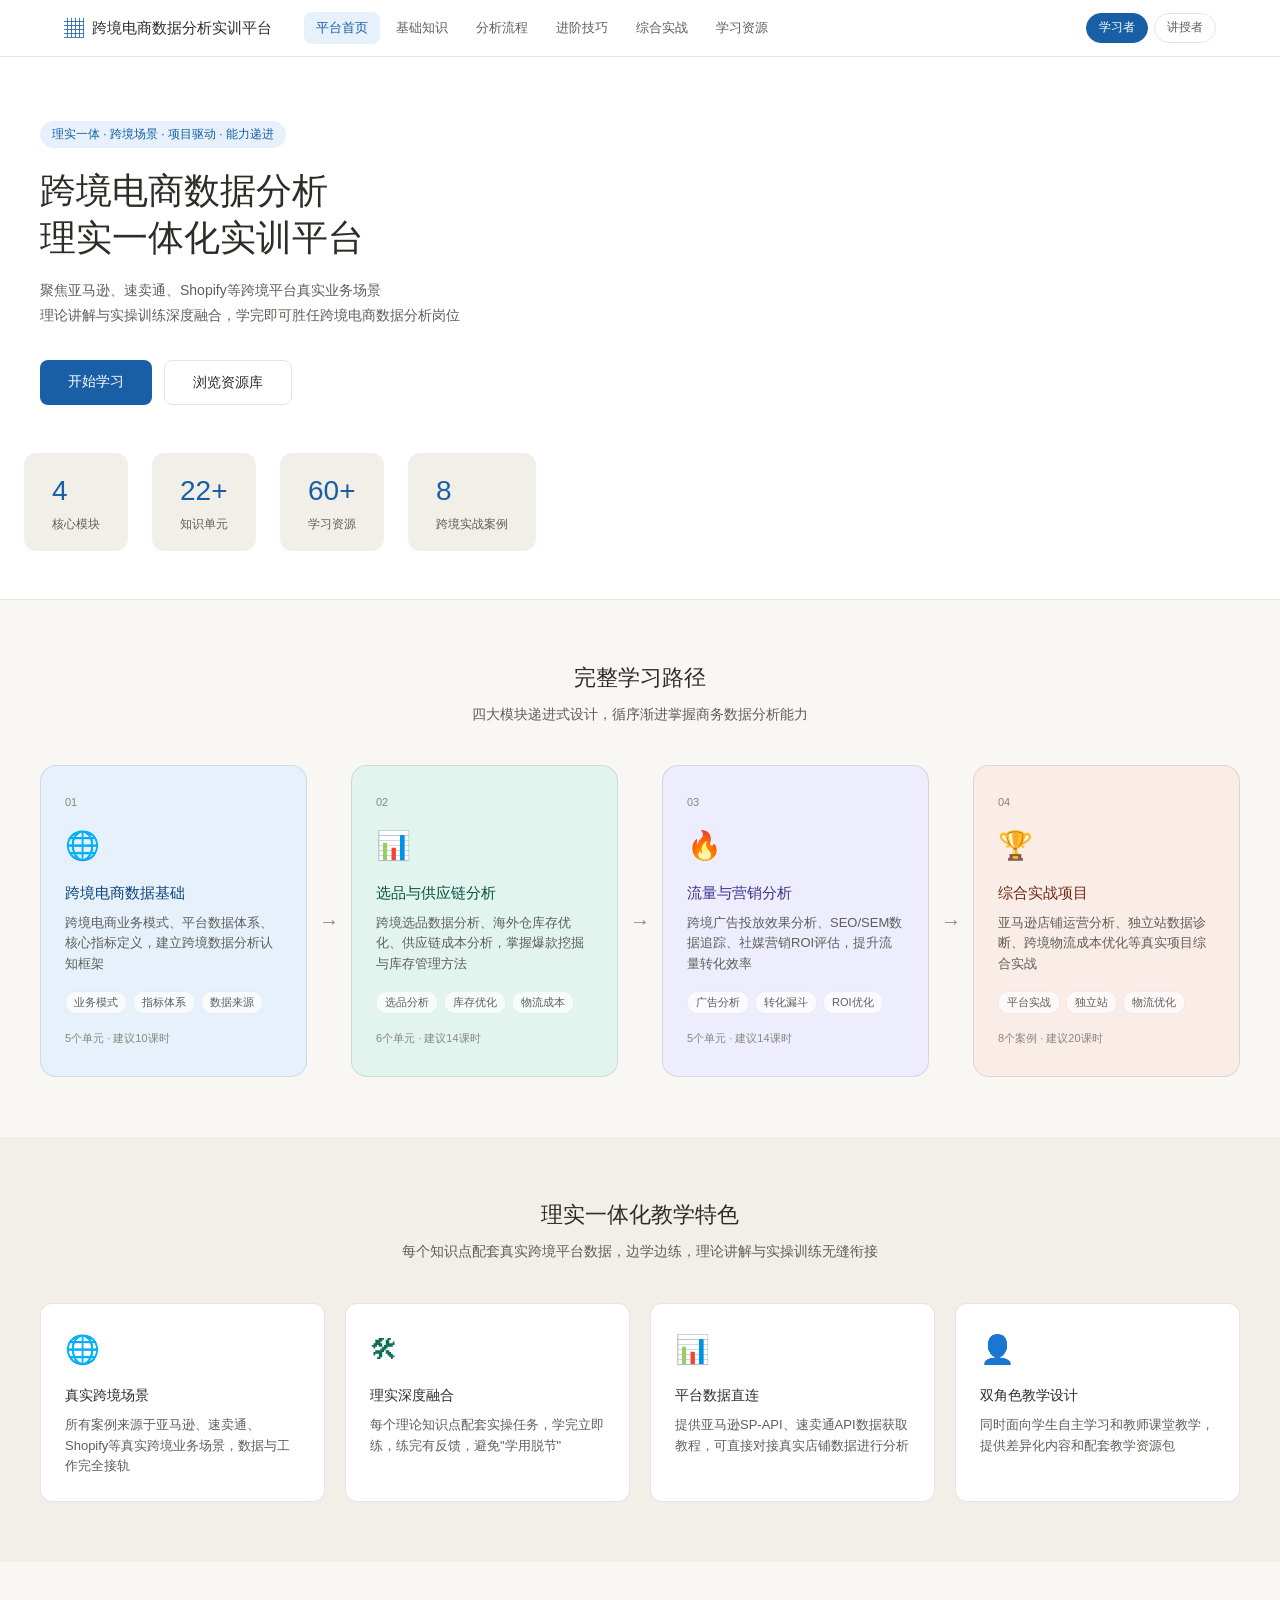
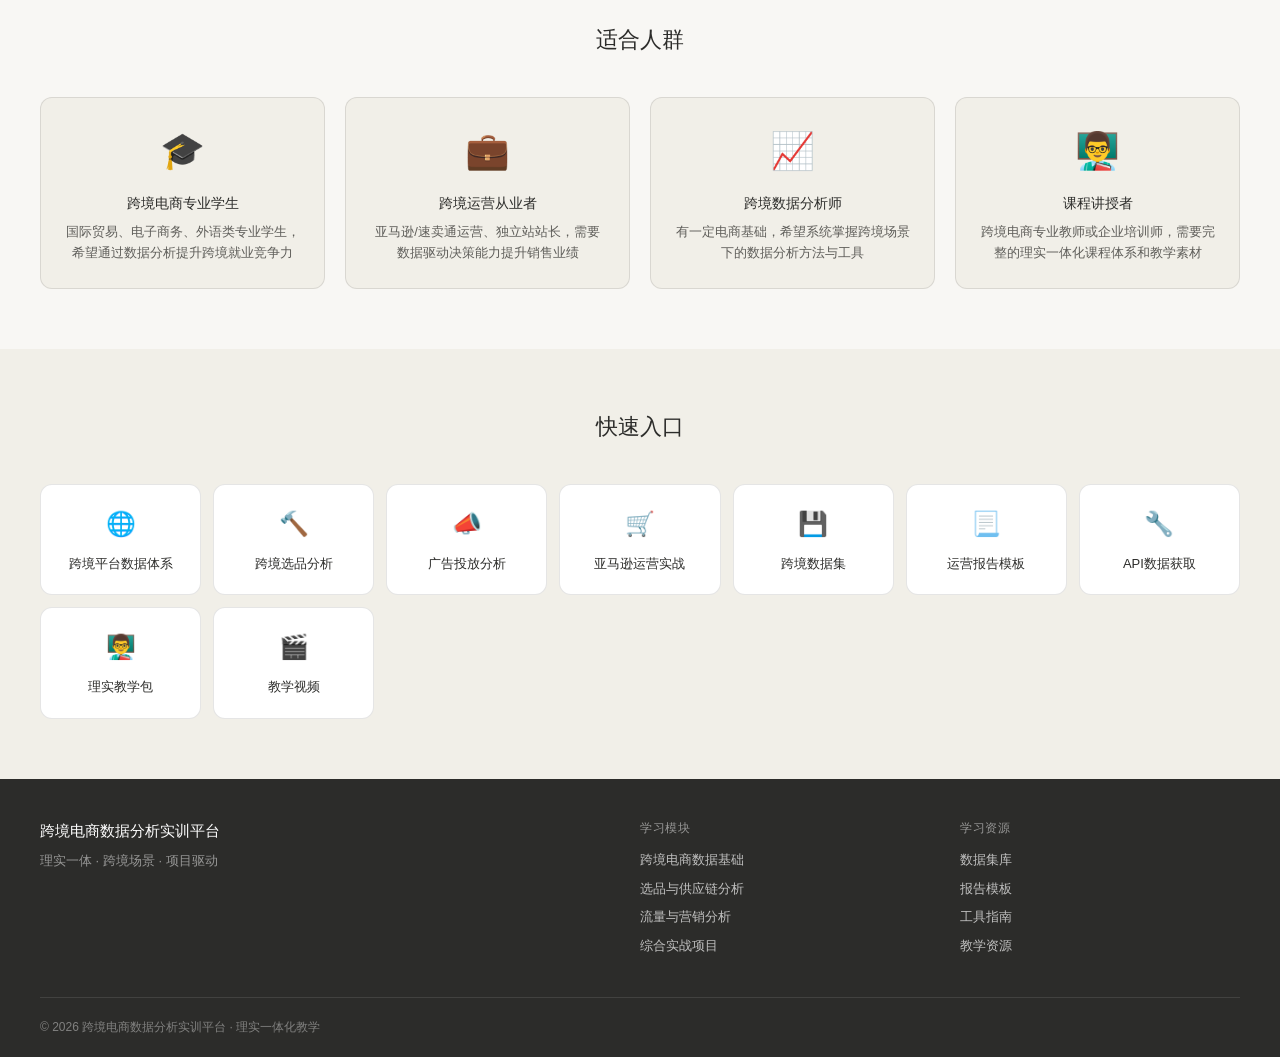
<file: index.html>
<!DOCTYPE html>
<html lang="zh-CN">
<head>
<meta charset="UTF-8">
<meta name="viewport" content="width=device-width, initial-scale=1.0">
<title>商务数据分析实训平台</title>
<link rel="stylesheet" href="style.css">
</head>
<body>

<!-- 顶部导航 -->
<header class="site-header">
  <div class="header-inner">
    <div class="logo">
      <span class="logo-icon">&#9638;</span>
      <span class="logo-text">跨境电商数据分析实训平台</span>
    </div>
    <nav class="main-nav">
      <a href="index.html" class="nav-link active">平台首页</a>
      <a href="module1.html" class="nav-link">基础知识</a>
      <a href="module2.html" class="nav-link">分析流程</a>
      <a href="module3.html" class="nav-link">进阶技巧</a>
      <a href="module4.html" class="nav-link">综合实战</a>
      <a href="resources.html" class="nav-link">学习资源</a>
    </nav>
    <div class="header-actions">
      <span class="role-badge learner active" onclick="switchRole('learner')">学习者</span>
      <span class="role-badge teacher" onclick="switchRole('teacher')">讲授者</span>
    </div>
  </div>
</header>

<!-- 英雄区 -->
<section class="hero">
  <div class="hero-content">
    <div class="hero-tag">理实一体 · 跨境场景 · 项目驱动 · 能力递进</div>
    <h1 class="hero-title">跨境电商数据分析<br>理实一体化实训平台</h1>
    <p class="hero-sub">聚焦亚马逊、速卖通、Shopify等跨境平台真实业务场景<br>理论讲解与实操训练深度融合，学完即可胜任跨境电商数据分析岗位</p>
    <div class="hero-btns">
      <a href="module1.html" class="btn-primary">开始学习</a>
      <a href="resources.html" class="btn-outline">浏览资源库</a>
    </div>
  </div>
  <div class="hero-stats">
    <div class="stat-card">
      <div class="stat-num">4</div>
      <div class="stat-label">核心模块</div>
    </div>
    <div class="stat-card">
      <div class="stat-num">22+</div>
      <div class="stat-label">知识单元</div>
    </div>
    <div class="stat-card">
      <div class="stat-num">60+</div>
      <div class="stat-label">学习资源</div>
    </div>
    <div class="stat-card">
      <div class="stat-num">8</div>
      <div class="stat-label">跨境实战案例</div>
    </div>
  </div>
</section>

<!-- 学习路径总览 -->
<section class="section">
  <div class="container">
    <div class="section-header">
      <h2>完整学习路径</h2>
      <p>四大模块递进式设计，循序渐进掌握商务数据分析能力</p>
    </div>
    <div class="path-flow">
      <a href="module1.html" class="path-card path-blue">
          <div class="path-num">01</div>
        <div class="path-icon">&#127760;</div>
        <h3>跨境电商数据基础</h3>
        <p>跨境电商业务模式、平台数据体系、核心指标定义，建立跨境数据分析认知框架</p>
        <div class="path-tags">
          <span>业务模式</span><span>指标体系</span><span>数据来源</span>
        </div>
        <div class="path-meta">5个单元 · 建议10课时</div>
      </a>
      <div class="path-arrow">&#8594;</div>
      <a href="module2.html" class="path-card path-teal">
          <div class="path-num">02</div>
        <div class="path-icon">&#128202;</div>
        <h3>选品与供应链分析</h3>
        <p>跨境选品数据分析、海外仓库存优化、供应链成本分析，掌握爆款挖掘与库存管理方法</p>
        <div class="path-tags">
          <span>选品分析</span><span>库存优化</span><span>物流成本</span>
        </div>
        <div class="path-meta">6个单元 · 建议14课时</div>
      </a>
      <div class="path-arrow">&#8594;</div>
      <a href="module3.html" class="path-card path-purple">
          <div class="path-num">03</div>
        <div class="path-icon">&#128293;</div>
        <h3>流量与营销分析</h3>
        <p>跨境广告投放效果分析、SEO/SEM数据追踪、社媒营销ROI评估，提升流量转化效率</p>
        <div class="path-tags">
          <span>广告分析</span><span>转化漏斗</span><span>ROI优化</span>
        </div>
        <div class="path-meta">5个单元 · 建议14课时</div>
      </a>
      <div class="path-arrow">&#8594;</div>
      <a href="module4.html" class="path-card path-coral">
          <div class="path-num">04</div>
        <div class="path-icon">&#127942;</div>
        <h3>综合实战项目</h3>
        <p>亚马逊店铺运营分析、独立站数据诊断、跨境物流成本优化等真实项目综合实战</p>
        <div class="path-tags">
          <span>平台实战</span><span>独立站</span><span>物流优化</span>
        </div>
        <div class="path-meta">8个案例 · 建议20课时</div>
      </a>
    </div>
  </div>
</section>

<!-- 平台特色 -->
<section class="section section-gray">
  <div class="container">
    <div class="section-header">
      <h2>理实一体化教学特色</h2>
      <p>每个知识点配套真实跨境平台数据，边学边练，理论讲解与实操训练无缝衔接</p>
    </div>
    <div class="feature-grid">
      <div class="feature-card">
        <div class="feature-icon feat-blue">&#127760;</div>
        <h3>真实跨境场景</h3>
        <p>所有案例来源于亚马逊、速卖通、Shopify等真实跨境业务场景，数据与工作完全接轨</p>
      </div>
      <div class="feature-card">
        <div class="feature-icon feat-teal">&#128736;</div>
        <h3>理实深度融合</h3>
        <p>每个理论知识点配套实操任务，学完立即练，练完有反馈，避免"学用脱节"</p>
      </div>
      <div class="feature-card">
        <div class="feature-icon feat-purple">&#128202;</div>
        <h3>平台数据直连</h3>
        <p>提供亚马逊SP-API、速卖通API数据获取教程，可直接对接真实店铺数据进行分析</p>
      </div>
      <div class="feature-card">
        <div class="feature-icon feat-amber">&#128100;</div>
        <h3>双角色教学设计</h3>
        <p>同时面向学生自主学习和教师课堂教学，提供差异化内容和配套教学资源包</p>
      </div>
    </div>
  </div>
</section>

<!-- 适合人群 -->
<section class="section">
  <div class="container">
    <div class="section-header">
      <h2>适合人群</h2>
    </div>
    <div class="audience-grid">
      <div class="audience-card">
        <div class="audience-icon">&#127891;</div>
        <h3>跨境电商专业学生</h3>
        <p>国际贸易、电子商务、外语类专业学生，希望通过数据分析提升跨境就业竞争力</p>
      </div>
      <div class="audience-card">
        <div class="audience-icon">&#128188;</div>
        <h3>跨境运营从业者</h3>
        <p>亚马逊/速卖通运营、独立站站长，需要数据驱动决策能力提升销售业绩</p>
      </div>
      <div class="audience-card">
        <div class="audience-icon">&#128200;</div>
        <h3>跨境数据分析师</h3>
        <p>有一定电商基础，希望系统掌握跨境场景下的数据分析方法与工具</p>
      </div>
      <div class="audience-card">
        <div class="audience-icon">&#128104;&#8205;&#127979;</div>
        <h3>课程讲授者</h3>
        <p>跨境电商专业教师或企业培训师，需要完整的理实一体化课程体系和教学素材</p>
      </div>
    </div>
  </div>
</section>

<!-- 快速入口 -->
<section class="section section-gray">
  <div class="container">
    <div class="section-header">
      <h2>快速入口</h2>
    </div>
    <div class="quick-grid">
      <a href="module1.html#platforms" class="quick-card">
        <span class="qc-icon">&#127760;</span>
        <span>跨境平台数据体系</span>
      </a>
      <a href="module2.html#selection" class="quick-card">
        <span class="qc-icon">&#128296;</span>
        <span>跨境选品分析</span>
      </a>
      <a href="module3.html#ads" class="quick-card">
        <span class="qc-icon">&#128227;</span>
        <span>广告投放分析</span>
      </a>
      <a href="module4.html#amazon" class="quick-card">
        <span class="qc-icon">&#128722;</span>
        <span>亚马逊运营实战</span>
      </a>
      <a href="resources.html#datasets" class="quick-card">
        <span class="qc-icon">&#128190;</span>
        <span>跨境数据集</span>
      </a>
      <a href="resources.html#templates" class="quick-card">
        <span class="qc-icon">&#128195;</span>
        <span>运营报告模板</span>
      </a>
      <a href="resources.html#tools" class="quick-card">
        <span class="qc-icon">&#128295;</span>
        <span>API数据获取</span>
      </a>
      <a href="resources.html#teacher" class="quick-card">
        <span class="qc-icon">&#128104;&#8205;&#127979;</span>
        <span>理实教学包</span>
      </a>
      <a href="resources/videos.html" class="quick-card">
        <span class="qc-icon">&#127916;</span>
        <span>教学视频</span>
      </a>
    </div>
  </div>
</section>

<footer class="site-footer">
  <div class="container">
    <div class="footer-grid">
      <div>
        <div class="footer-brand">跨境电商数据分析实训平台</div>
        <p class="footer-desc">理实一体 · 跨境场景 · 项目驱动</p>
      </div>
      <div>
        <div class="footer-title">学习模块</div>
        <a href="module1.html">跨境电商数据基础</a>
        <a href="module2.html">选品与供应链分析</a>
        <a href="module3.html">流量与营销分析</a>
        <a href="module4.html">综合实战项目</a>
      </div>
      <div>
        <div class="footer-title">学习资源</div>
        <a href="resources.html#datasets">数据集库</a>
        <a href="resources.html#templates">报告模板</a>
        <a href="resources.html#tools">工具指南</a>
        <a href="resources.html#teacher">教学资源</a>
      </div>
    </div>
    <div class="footer-bottom">© 2026 跨境电商数据分析实训平台 · 理实一体化教学</div>
  </div>
</footer>

<script src="main.js"></script>
</body>
</html>
</file>
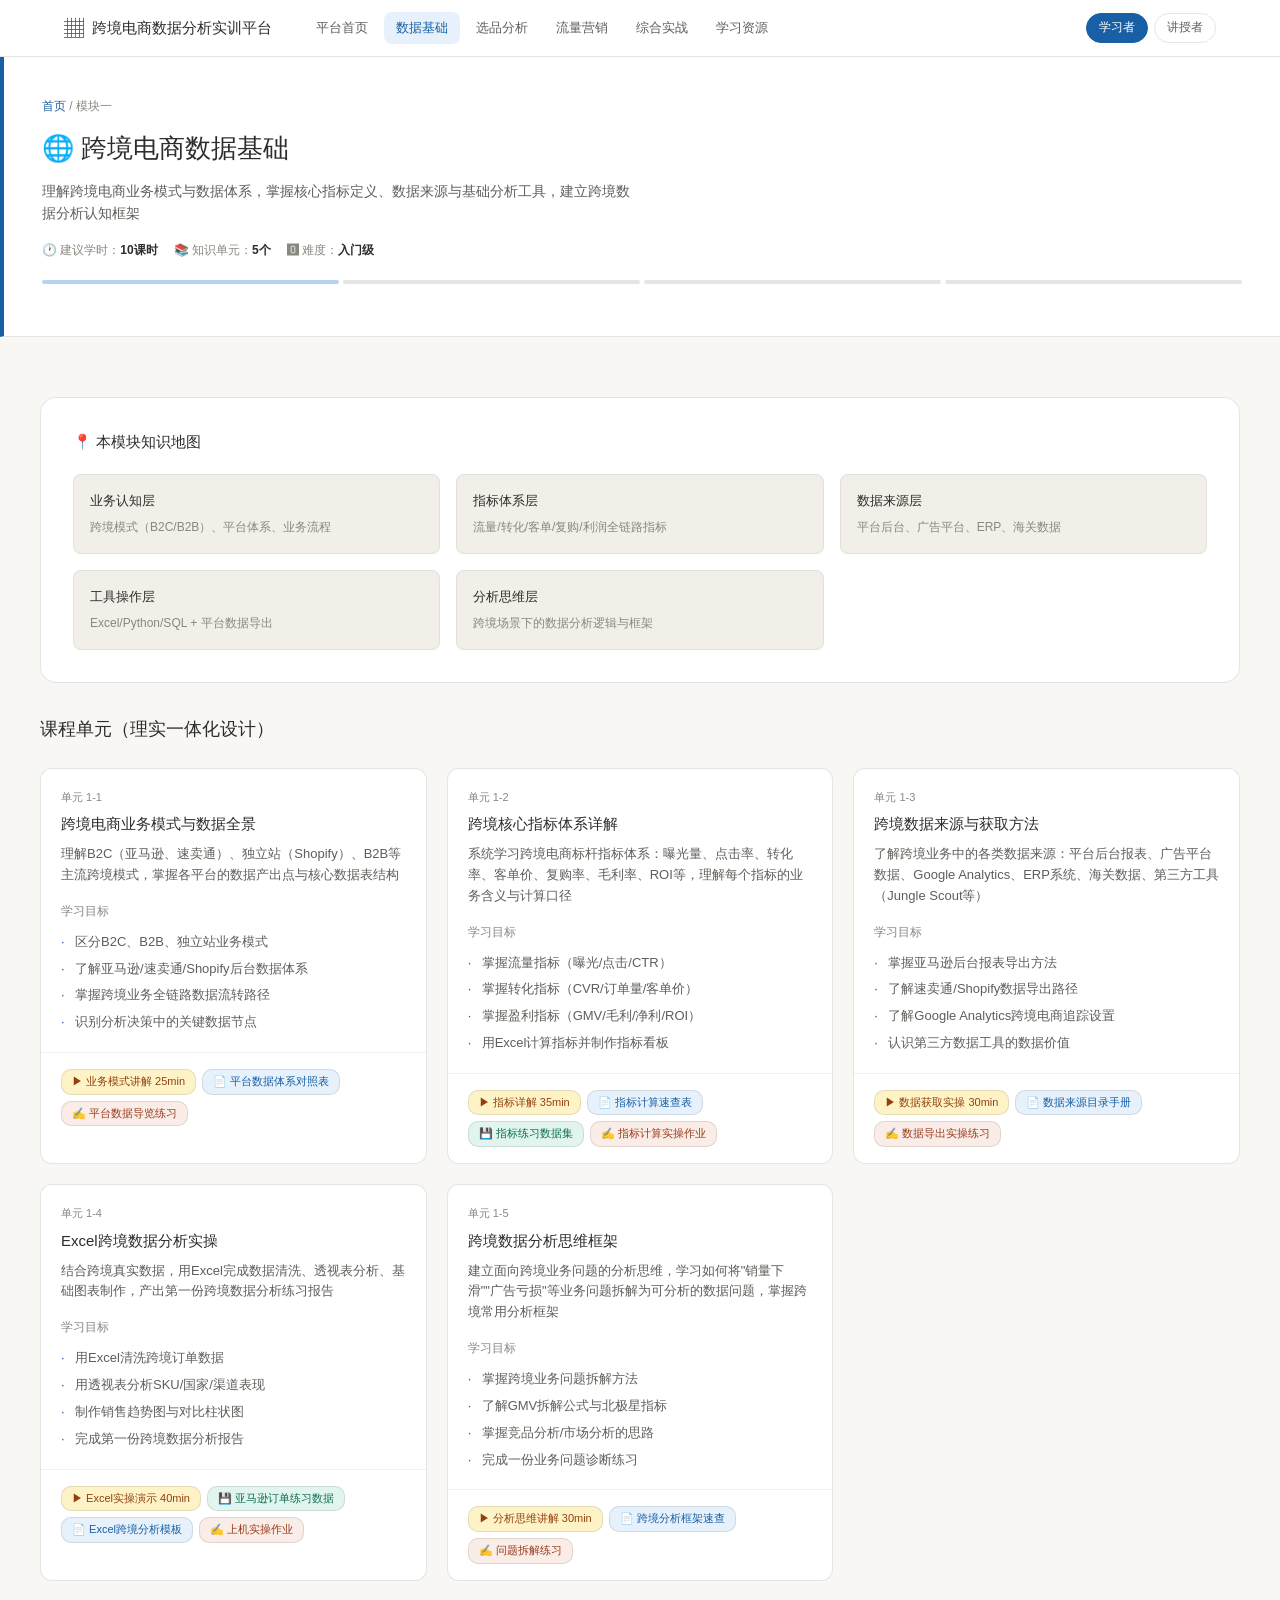
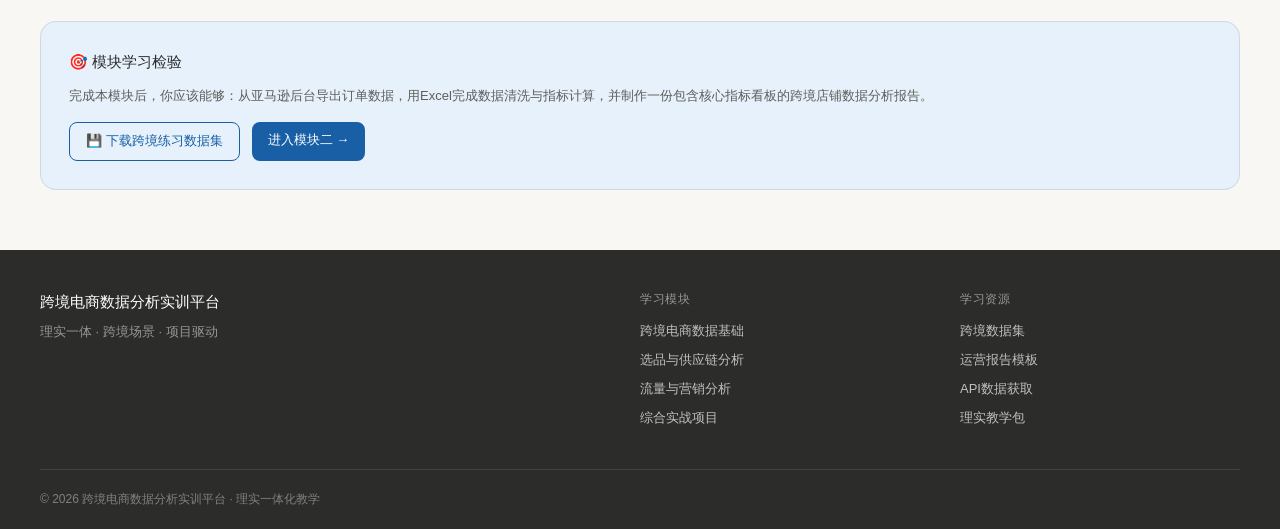
<file: module1.html>
<!DOCTYPE html>
<html lang="zh-CN">
<head>
<meta charset="UTF-8">
<meta name="viewport" content="width=device-width, initial-scale=1.0">
<title>跨境电商数据基础 - 跨境电商数据分析实训平台</title>
<link rel="stylesheet" href="style.css">
</head>
<body>

<header class="site-header">
  <div class="header-inner">
    <div class="logo">
      <span class="logo-icon">&#9638;</span>
      <span class="logo-text">跨境电商数据分析实训平台</span>
    </div>
    <nav class="main-nav">
      <a href="index.html" class="nav-link">平台首页</a>
      <a href="module1.html" class="nav-link active">数据基础</a>
      <a href="module2.html" class="nav-link">选品分析</a>
      <a href="module3.html" class="nav-link">流量营销</a>
      <a href="module4.html" class="nav-link">综合实战</a>
      <a href="resources.html" class="nav-link">学习资源</a>
    </nav>
    <div class="header-actions">
      <span class="role-badge learner active" onclick="switchRole('learner')">学习者</span>
      <span class="role-badge teacher" onclick="switchRole('teacher')">讲授者</span>
    </div>
  </div>
</header>

<div class="page-hero" style="border-left: 4px solid #185FA5;">
  <div class="page-hero-inner">
    <div class="breadcrumb"><a href="index.html">首页</a> / 模块一</div>
    <h1>&#127760; 跨境电商数据基础</h1>
    <p>理解跨境电商业务模式与数据体系，掌握核心指标定义、数据来源与基础分析工具，建立跨境数据分析认知框架</p>
    <div class="page-meta">
      <span>&#128336; 建议学时：<strong>10课时</strong></span>
      <span>&#128218; 知识单元：<strong>5个</strong></span>
      <span>&#127358; 难度：<strong>入门级</strong></span>
    </div>
    <div class="module-progress">
      <div class="mp-step current"></div>
      <div class="mp-step"></div>
      <div class="mp-step"></div>
      <div class="mp-step"></div>
    </div>
  </div>
</div>

<section class="section">
  <div class="container">

    <!-- 知识地图 -->
    <div class="knowledge-map">
      <div class="km-title">&#128205; 本模块知识地图</div>
      <div class="km-grid">
        <div class="km-item">
          <h4>业务认知层</h4>
          <p>跨境模式（B2C/B2B）、平台体系、业务流程</p>
        </div>
        <div class="km-item">
          <h4>指标体系层</h4>
          <p>流量/转化/客单/复购/利润全链路指标</p>
        </div>
        <div class="km-item">
          <h4>数据来源层</h4>
          <p>平台后台、广告平台、ERP、海关数据</p>
        </div>
        <div class="km-item">
          <h4>工具操作层</h4>
          <p>Excel/Python/SQL + 平台数据导出</p>
        </div>
        <div class="km-item">
          <h4>分析思维层</h4>
          <p>跨境场景下的数据分析逻辑与框架</p>
        </div>
      </div>
    </div>

    <!-- 单元列表 -->
    <h2 style="font-size:18px;font-weight:500;margin-bottom:24px;">课程单元（理实一体化设计）</h2>
    <div class="units-grid">

      <!-- 单元1 -->
      <div class="unit-card" id="platforms">
        <div class="unit-header">
          <div class="unit-num">单元 1-1</div>
          <h3>跨境电商业务模式与数据全景</h3>
          <p>理解B2C（亚马逊、速卖通）、独立站（Shopify）、B2B等主流跨境模式，掌握各平台的数据产出点与核心数据表结构</p>
        </div>
        <div class="unit-objectives">
          <h4>学习目标</h4>
          <ul class="obj-list">
            <li>区分B2C、B2B、独立站业务模式</li>
            <li>了解亚马逊/速卖通/Shopify后台数据体系</li>
            <li>掌握跨境业务全链路数据流转路径</li>
            <li>识别分析决策中的关键数据节点</li>
          </ul>
        </div>
        <div class="unit-resources">
          <span class="res-tag video">&#9654; 业务模式讲解 25min</span>
          <span class="res-tag doc">&#128196; 平台数据体系对照表</span>
          <span class="res-tag exercise">&#9997; 平台数据导览练习</span>
        </div>
      </div>

      <!-- 单元2 -->
      <div class="unit-card">
        <div class="unit-header">
          <div class="unit-num">单元 1-2</div>
          <h3>跨境核心指标体系详解</h3>
          <p>系统学习跨境电商标杆指标体系：曝光量、点击率、转化率、客单价、复购率、毛利率、ROI等，理解每个指标的业务含义与计算口径</p>
        </div>
        <div class="unit-objectives">
          <h4>学习目标</h4>
          <ul class="obj-list">
            <li>掌握流量指标（曝光/点击/CTR）</li>
            <li>掌握转化指标（CVR/订单量/客单价）</li>
            <li>掌握盈利指标（GMV/毛利/净利/ROI）</li>
            <li>用Excel计算指标并制作指标看板</li>
          </ul>
        </div>
        <div class="unit-resources">
          <span class="res-tag video">&#9654; 指标详解 35min</span>
          <span class="res-tag doc">&#128196; 指标计算速查表</span>
          <span class="res-tag data">&#128190; 指标练习数据集</span>
          <span class="res-tag exercise">&#9997; 指标计算实操作业</span>
        </div>
      </div>

      <!-- 单元3 -->
      <div class="unit-card">
        <div class="unit-header">
          <div class="unit-num">单元 1-3</div>
          <h3>跨境数据来源与获取方法</h3>
          <p>了解跨境业务中的各类数据来源：平台后台报表、广告平台数据、Google Analytics、ERP系统、海关数据、第三方工具（Jungle Scout等）</p>
        </div>
        <div class="unit-objectives">
          <h4>学习目标</h4>
          <ul class="obj-list">
            <li>掌握亚马逊后台报表导出方法</li>
            <li>了解速卖通/Shopify数据导出路径</li>
            <li>了解Google Analytics跨境电商追踪设置</li>
            <li>认识第三方数据工具的数据价值</li>
          </ul>
        </div>
        <div class="unit-resources">
          <span class="res-tag video">&#9654; 数据获取实操 30min</span>
          <span class="res-tag doc">&#128196; 数据来源目录手册</span>
          <span class="res-tag exercise">&#9997; 数据导出实操练习</span>
        </div>
      </div>

      <!-- 单元4 -->
      <div class="unit-card">
        <div class="unit-header">
          <div class="unit-num">单元 1-4</div>
          <h3>Excel跨境数据分析实操</h3>
          <p>结合跨境真实数据，用Excel完成数据清洗、透视表分析、基础图表制作，产出第一份跨境数据分析练习报告</p>
        </div>
        <div class="unit-objectives">
          <h4>学习目标</h4>
          <ul class="obj-list">
            <li>用Excel清洗跨境订单数据</li>
            <li>用透视表分析SKU/国家/渠道表现</li>
            <li>制作销售趋势图与对比柱状图</li>
            <li>完成第一份跨境数据分析报告</li>
          </ul>
        </div>
        <div class="unit-resources">
          <span class="res-tag video">&#9654; Excel实操演示 40min</span>
          <span class="res-tag data">&#128190; 亚马逊订单练习数据</span>
          <span class="res-tag doc">&#128196; Excel跨境分析模板</span>
          <span class="res-tag exercise">&#9997; 上机实操作业</span>
        </div>
      </div>

      <!-- 单元5 -->
      <div class="unit-card">
        <div class="unit-header">
          <div class="unit-num">单元 1-5</div>
          <h3>跨境数据分析思维框架</h3>
          <p>建立面向跨境业务问题的分析思维，学习如何将"销量下滑""广告亏损"等业务问题拆解为可分析的数据问题，掌握跨境常用分析框架</p>
        </div>
        <div class="unit-objectives">
          <h4>学习目标</h4>
          <ul class="obj-list">
            <li>掌握跨境业务问题拆解方法</li>
            <li>了解GMV拆解公式与北极星指标</li>
            <li>掌握竞品分析/市场分析的思路</li>
            <li>完成一份业务问题诊断练习</li>
          </ul>
        </div>
        <div class="unit-resources">
          <span class="res-tag video">&#9654; 分析思维讲解 30min</span>
          <span class="res-tag doc">&#128196; 跨境分析框架速查</span>
          <span class="res-tag exercise">&#9997; 问题拆解练习</span>
        </div>
      </div>

    </div><!-- /units-grid -->

    <!-- 模块总结 -->
    <div style="margin-top:40px;background:var(--blue-50);border-radius:var(--radius-xl);padding:28px;border:0.5px solid var(--border);">
      <h3 style="font-size:15px;font-weight:500;margin-bottom:12px;">&#127919; 模块学习检验</h3>
      <p style="font-size:13px;color:var(--text-secondary);margin-bottom:16px;">完成本模块后，你应该能够：从亚马逊后台导出订单数据，用Excel完成数据清洗与指标计算，并制作一份包含核心指标看板的跨境店铺数据分析报告。</p>
      <div style="display:flex;gap:12px;flex-wrap:wrap;">
        <a href="resources.html#datasets" style="font-size:13px;color:var(--blue-600);padding:8px 16px;border:0.5px solid var(--blue-600);border-radius:8px;">&#128190; 下载跨境练习数据集</a>
        <a href="module2.html" style="font-size:13px;color:var(--white);background:var(--blue-600);padding:8px 16px;border-radius:8px;">进入模块二 &#8594;</a>
      </div>
    </div>

  </div>
</section>

<footer class="site-footer">
  <div class="container">
    <div class="footer-grid">
      <div>
        <div class="footer-brand">跨境电商数据分析实训平台</div>
        <p class="footer-desc">理实一体 · 跨境场景 · 项目驱动</p>
      </div>
      <div>
        <div class="footer-title">学习模块</div>
        <a href="module1.html">跨境电商数据基础</a>
        <a href="module2.html">选品与供应链分析</a>
        <a href="module3.html">流量与营销分析</a>
        <a href="module4.html">综合实战项目</a>
      </div>
      <div>
        <div class="footer-title">学习资源</div>
        <a href="resources.html#datasets">跨境数据集</a>
        <a href="resources.html#templates">运营报告模板</a>
        <a href="resources.html#tools">API数据获取</a>
        <a href="resources.html#teacher">理实教学包</a>
      </div>
    </div>
    <div class="footer-bottom">© 2026 跨境电商数据分析实训平台 · 理实一体化教学</div>
  </div>
</footer>
<script src="main.js"></script>
</body>
</html>
</file>
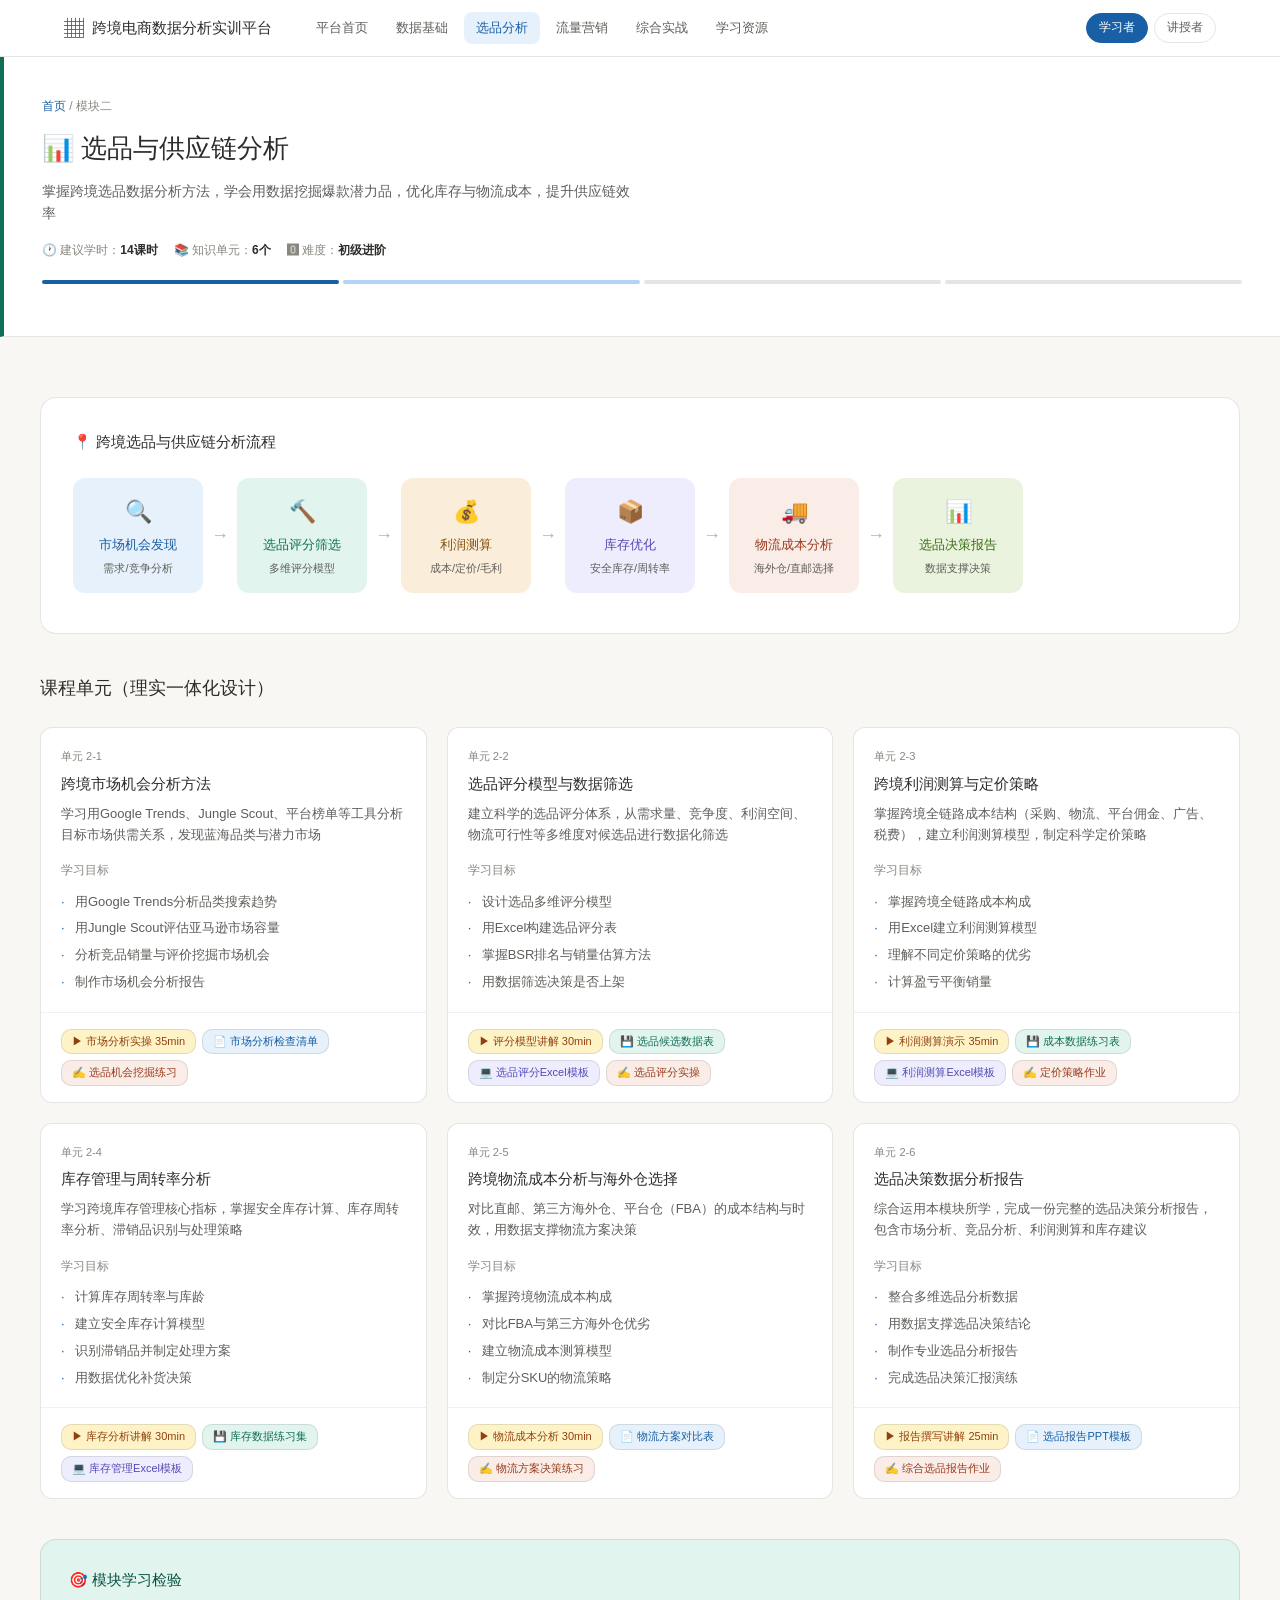
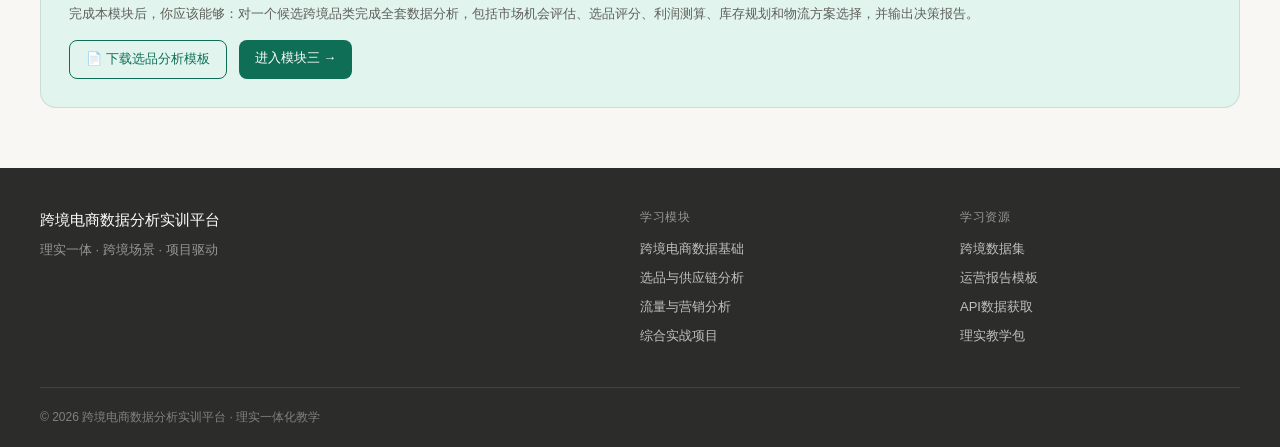
<file: module2.html>
<!DOCTYPE html>
<html lang="zh-CN">
<head>
<meta charset="UTF-8">
<meta name="viewport" content="width=device-width, initial-scale=1.0">
<title>选品与供应链分析 - 跨境电商数据分析实训平台</title>
<link rel="stylesheet" href="style.css">
</head>
<body>

<header class="site-header">
  <div class="header-inner">
    <div class="logo">
      <span class="logo-icon">&#9638;</span>
      <span class="logo-text">跨境电商数据分析实训平台</span>
    </div>
    <nav class="main-nav">
      <a href="index.html" class="nav-link">平台首页</a>
      <a href="module1.html" class="nav-link">数据基础</a>
      <a href="module2.html" class="nav-link active">选品分析</a>
      <a href="module3.html" class="nav-link">流量营销</a>
      <a href="module4.html" class="nav-link">综合实战</a>
      <a href="resources.html" class="nav-link">学习资源</a>
    </nav>
    <div class="header-actions">
      <span class="role-badge learner active" onclick="switchRole('learner')">学习者</span>
      <span class="role-badge teacher" onclick="switchRole('teacher')">讲授者</span>
    </div>
  </div>
</header>

<div class="page-hero" style="border-left: 4px solid #0F6E56;">
  <div class="page-hero-inner">
    <div class="breadcrumb"><a href="index.html">首页</a> / 模块二</div>
    <h1>&#128202; 选品与供应链分析</h1>
    <p>掌握跨境选品数据分析方法，学会用数据挖掘爆款潜力品，优化库存与物流成本，提升供应链效率</p>
    <div class="page-meta">
      <span>&#128336; 建议学时：<strong>14课时</strong></span>
      <span>&#128218; 知识单元：<strong>6个</strong></span>
      <span>&#127358; 难度：<strong>初级进阶</strong></span>
    </div>
    <div class="module-progress">
      <div class="mp-step done"></div>
      <div class="mp-step current"></div>
      <div class="mp-step"></div>
      <div class="mp-step"></div>
    </div>
  </div>
</div>

<section class="section">
  <div class="container">

    <!-- 流程总览 -->
    <div id="selection" style="background:var(--white);border-radius:var(--radius-xl);border:0.5px solid var(--border);padding:32px;margin-bottom:40px;">
      <h2 style="font-size:15px;font-weight:500;margin-bottom:24px;">&#128205; 跨境选品与供应链分析流程</h2>
      <div style="display:flex;align-items:center;gap:0;overflow-x:auto;padding-bottom:8px;">
        <div class="flow-step" style="background:#E6F1FB;border-radius:12px;padding:16px 20px;min-width:130px;text-align:center;flex-shrink:0;">
          <div style="font-size:22px;margin-bottom:6px;">&#128269;</div>
          <div style="font-size:13px;font-weight:500;color:#185FA5;">市场机会发现</div>
          <div style="font-size:11px;color:#5F5E5A;margin-top:4px;">需求/竞争分析</div>
        </div>
        <div style="font-size:18px;color:#B4B2A9;flex-shrink:0;padding:0 8px;">&#8594;</div>
        <div class="flow-step" style="background:#E1F5EE;border-radius:12px;padding:16px 20px;min-width:130px;text-align:center;flex-shrink:0;">
          <div style="font-size:22px;margin-bottom:6px;">&#128296;</div>
          <div style="font-size:13px;font-weight:500;color:#0F6E56;">选品评分筛选</div>
          <div style="font-size:11px;color:#5F5E5A;margin-top:4px;">多维评分模型</div>
        </div>
        <div style="font-size:18px;color:#B4B2A9;flex-shrink:0;padding:0 8px;">&#8594;</div>
        <div class="flow-step" style="background:#FAEEDA;border-radius:12px;padding:16px 20px;min-width:130px;text-align:center;flex-shrink:0;">
          <div style="font-size:22px;margin-bottom:6px;">&#128176;</div>
          <div style="font-size:13px;font-weight:500;color:#854F0B;">利润测算</div>
          <div style="font-size:11px;color:#5F5E5A;margin-top:4px;">成本/定价/毛利</div>
        </div>
        <div style="font-size:18px;color:#B4B2A9;flex-shrink:0;padding:0 8px;">&#8594;</div>
        <div class="flow-step" style="background:#EEEDFE;border-radius:12px;padding:16px 20px;min-width:130px;text-align:center;flex-shrink:0;">
          <div style="font-size:22px;margin-bottom:6px;">&#128230;</div>
          <div style="font-size:13px;font-weight:500;color:#534AB7;">库存优化</div>
          <div style="font-size:11px;color:#5F5E5A;margin-top:4px;">安全库存/周转率</div>
        </div>
        <div style="font-size:18px;color:#B4B2A9;flex-shrink:0;padding:0 8px;">&#8594;</div>
        <div class="flow-step" style="background:#FAECE7;border-radius:12px;padding:16px 20px;min-width:130px;text-align:center;flex-shrink:0;">
          <div style="font-size:22px;margin-bottom:6px;">&#128666;</div>
          <div style="font-size:13px;font-weight:500;color:#993C1D;">物流成本分析</div>
          <div style="font-size:11px;color:#5F5E5A;margin-top:4px;">海外仓/直邮选择</div>
        </div>
        <div style="font-size:18px;color:#B4B2A9;flex-shrink:0;padding:0 8px;">&#8594;</div>
        <div class="flow-step" style="background:#EAF3DE;border-radius:12px;padding:16px 20px;min-width:130px;text-align:center;flex-shrink:0;">
          <div style="font-size:22px;margin-bottom:6px;">&#128202;</div>
          <div style="font-size:13px;font-weight:500;color:#3B6D11;">选品决策报告</div>
          <div style="font-size:11px;color:#5F5E5A;margin-top:4px;">数据支撑决策</div>
        </div>
      </div>
    </div>

    <!-- 单元列表 -->
    <h2 style="font-size:18px;font-weight:500;margin-bottom:24px;">课程单元（理实一体化设计）</h2>
    <div class="units-grid">

      <div class="unit-card">
        <div class="unit-header">
          <div class="unit-num">单元 2-1</div>
          <h3>跨境市场机会分析方法</h3>
          <p>学习用Google Trends、Jungle Scout、平台榜单等工具分析目标市场供需关系，发现蓝海品类与潜力市场</p>
        </div>
        <div class="unit-objectives">
          <h4>学习目标</h4>
          <ul class="obj-list">
            <li>用Google Trends分析品类搜索趋势</li>
            <li>用Jungle Scout评估亚马逊市场容量</li>
            <li>分析竞品销量与评价挖掘市场机会</li>
            <li>制作市场机会分析报告</li>
          </ul>
        </div>
        <div class="unit-resources">
          <span class="res-tag video">&#9654; 市场分析实操 35min</span>
          <span class="res-tag doc">&#128196; 市场分析检查清单</span>
          <span class="res-tag exercise">&#9997; 选品机会挖掘练习</span>
        </div>
      </div>

      <div class="unit-card" id="selection">
        <div class="unit-header">
          <div class="unit-num">单元 2-2</div>
          <h3>选品评分模型与数据筛选</h3>
          <p>建立科学的选品评分体系，从需求量、竞争度、利润空间、物流可行性等多维度对候选品进行数据化筛选</p>
        </div>
        <div class="unit-objectives">
          <h4>学习目标</h4>
          <ul class="obj-list">
            <li>设计选品多维评分模型</li>
            <li>用Excel构建选品评分表</li>
            <li>掌握BSR排名与销量估算方法</li>
            <li>用数据筛选决策是否上架</li>
          </ul>
        </div>
        <div class="unit-resources">
          <span class="res-tag video">&#9654; 评分模型讲解 30min</span>
          <span class="res-tag data">&#128190; 选品候选数据表</span>
          <span class="res-tag code">&#128187; 选品评分Excel模板</span>
          <span class="res-tag exercise">&#9997; 选品评分实操</span>
        </div>
      </div>

      <div class="unit-card">
        <div class="unit-header">
          <div class="unit-num">单元 2-3</div>
          <h3>跨境利润测算与定价策略</h3>
          <p>掌握跨境全链路成本结构（采购、物流、平台佣金、广告、税费），建立利润测算模型，制定科学定价策略</p>
        </div>
        <div class="unit-objectives">
          <h4>学习目标</h4>
          <ul class="obj-list">
            <li>掌握跨境全链路成本构成</li>
            <li>用Excel建立利润测算模型</li>
            <li>理解不同定价策略的优劣</li>
            <li>计算盈亏平衡销量</li>
          </ul>
        </div>
        <div class="unit-resources">
          <span class="res-tag video">&#9654; 利润测算演示 35min</span>
          <span class="res-tag data">&#128190; 成本数据练习表</span>
          <span class="res-tag code">&#128187; 利润测算Excel模板</span>
          <span class="res-tag exercise">&#9997; 定价策略作业</span>
        </div>
      </div>

      <div class="unit-card">
        <div class="unit-header">
          <div class="unit-num">单元 2-4</div>
          <h3>库存管理与周转率分析</h3>
          <p>学习跨境库存管理核心指标，掌握安全库存计算、库存周转率分析、滞销品识别与处理策略</p>
        </div>
        <div class="unit-objectives">
          <h4>学习目标</h4>
          <ul class="obj-list">
            <li>计算库存周转率与库龄</li>
            <li>建立安全库存计算模型</li>
            <li>识别滞销品并制定处理方案</li>
            <li>用数据优化补货决策</li>
          </ul>
        </div>
        <div class="unit-resources">
          <span class="res-tag video">&#9654; 库存分析讲解 30min</span>
          <span class="res-tag data">&#128190; 库存数据练习集</span>
          <span class="res-tag code">&#128187; 库存管理Excel模板</span>
        </div>
      </div>

      <div class="unit-card">
        <div class="unit-header">
          <div class="unit-num">单元 2-5</div>
          <h3>跨境物流成本分析与海外仓选择</h3>
          <p>对比直邮、第三方海外仓、平台仓（FBA）的成本结构与时效，用数据支撑物流方案决策</p>
        </div>
        <div class="unit-objectives">
          <h4>学习目标</h4>
          <ul class="obj-list">
            <li>掌握跨境物流成本构成</li>
            <li>对比FBA与第三方海外仓优劣</li>
            <li>建立物流成本测算模型</li>
            <li>制定分SKU的物流策略</li>
          </ul>
        </div>
        <div class="unit-resources">
          <span class="res-tag video">&#9654; 物流成本分析 30min</span>
          <span class="res-tag doc">&#128196; 物流方案对比表</span>
          <span class="res-tag exercise">&#9997; 物流方案决策练习</span>
        </div>
      </div>

      <div class="unit-card">
        <div class="unit-header">
          <div class="unit-num">单元 2-6</div>
          <h3>选品决策数据分析报告</h3>
          <p>综合运用本模块所学，完成一份完整的选品决策分析报告，包含市场分析、竞品分析、利润测算和库存建议</p>
        </div>
        <div class="unit-objectives">
          <h4>学习目标</h4>
          <ul class="obj-list">
            <li>整合多维选品分析数据</li>
            <li>用数据支撑选品决策结论</li>
            <li>制作专业选品分析报告</li>
            <li>完成选品决策汇报演练</li>
          </ul>
        </div>
        <div class="unit-resources">
          <span class="res-tag video">&#9654; 报告撰写讲解 25min</span>
          <span class="res-tag doc">&#128196; 选品报告PPT模板</span>
          <span class="res-tag exercise">&#9997; 综合选品报告作业</span>
        </div>
      </div>

    </div>

    <div style="margin-top:40px;background:var(--teal-50);border-radius:var(--radius-xl);padding:28px;border:0.5px solid var(--border);">
      <h3 style="font-size:15px;font-weight:500;margin-bottom:12px;color:#085041;">&#127919; 模块学习检验</h3>
      <p style="font-size:13px;color:var(--text-secondary);margin-bottom:16px;">完成本模块后，你应该能够：对一个候选跨境品类完成全套数据分析，包括市场机会评估、选品评分、利润测算、库存规划和物流方案选择，并输出决策报告。</p>
      <div style="display:flex;gap:12px;flex-wrap:wrap;">
        <a href="resources.html#templates" style="font-size:13px;color:#0F6E56;padding:8px 16px;border:0.5px solid #0F6E56;border-radius:8px;">&#128196; 下载选品分析模板</a>
        <a href="module3.html" style="font-size:13px;color:var(--white);background:#0F6E56;padding:8px 16px;border-radius:8px;">进入模块三 &#8594;</a>
      </div>
    </div>

  </div>
</section>

<footer class="site-footer">
  <div class="container">
    <div class="footer-grid">
      <div>
        <div class="footer-brand">跨境电商数据分析实训平台</div>
        <p class="footer-desc">理实一体 · 跨境场景 · 项目驱动</p>
      </div>
      <div>
        <div class="footer-title">学习模块</div>
        <a href="module1.html">跨境电商数据基础</a>
        <a href="module2.html">选品与供应链分析</a>
        <a href="module3.html">流量与营销分析</a>
        <a href="module4.html">综合实战项目</a>
      </div>
      <div>
        <div class="footer-title">学习资源</div>
        <a href="resources.html#datasets">跨境数据集</a>
        <a href="resources.html#templates">运营报告模板</a>
        <a href="resources.html#tools">API数据获取</a>
        <a href="resources.html#teacher">理实教学包</a>
      </div>
    </div>
    <div class="footer-bottom">© 2026 跨境电商数据分析实训平台 · 理实一体化教学</div>
  </div>
</footer>
<script src="main.js"></script>
</body>
</html>
</file>
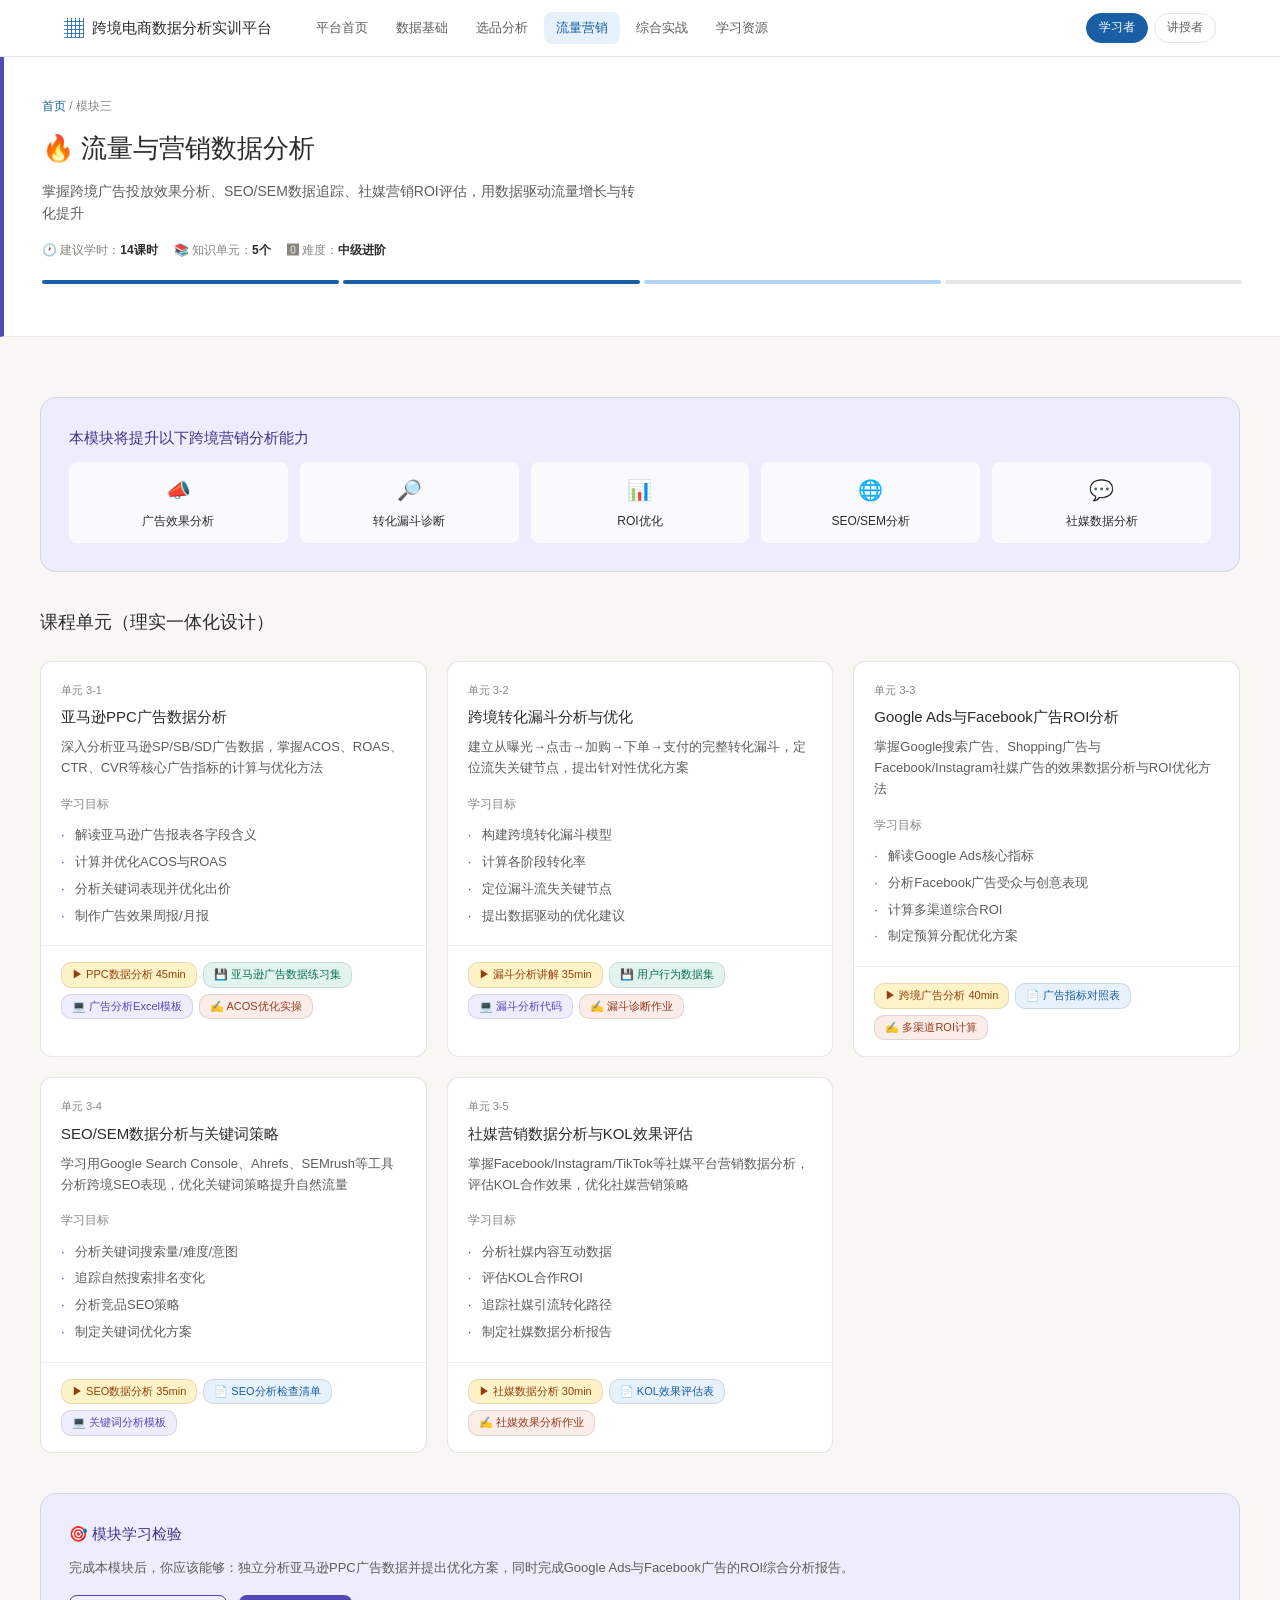
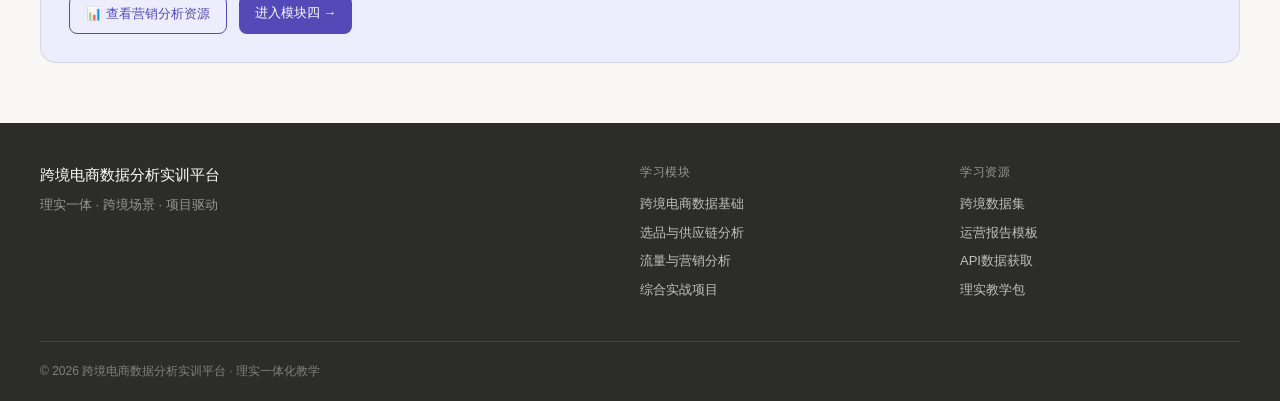
<file: module3.html>
<!DOCTYPE html>
<html lang="zh-CN">
<head>
<meta charset="UTF-8">
<meta name="viewport" content="width=device-width, initial-scale=1.0">
<title>流量与营销分析 - 跨境电商数据分析实训平台</title>
<link rel="stylesheet" href="style.css">
</head>
<body>

<header class="site-header">
  <div class="header-inner">
    <div class="logo">
      <span class="logo-icon">&#9638;</span>
      <span class="logo-text">跨境电商数据分析实训平台</span>
    </div>
    <nav class="main-nav">
      <a href="index.html" class="nav-link">平台首页</a>
      <a href="module1.html" class="nav-link">数据基础</a>
      <a href="module2.html" class="nav-link">选品分析</a>
      <a href="module3.html" class="nav-link active">流量营销</a>
      <a href="module4.html" class="nav-link">综合实战</a>
      <a href="resources.html" class="nav-link">学习资源</a>
    </nav>
    <div class="header-actions">
      <span class="role-badge learner active" onclick="switchRole('learner')">学习者</span>
      <span class="role-badge teacher" onclick="switchRole('teacher')">讲授者</span>
    </div>
  </div>
</header>

<div class="page-hero" style="border-left: 4px solid #534AB7;">
  <div class="page-hero-inner">
    <div class="breadcrumb"><a href="index.html">首页</a> / 模块三</div>
    <h1>&#128293; 流量与营销数据分析</h1>
    <p>掌握跨境广告投放效果分析、SEO/SEM数据追踪、社媒营销ROI评估，用数据驱动流量增长与转化提升</p>
    <div class="page-meta">
      <span>&#128336; 建议学时：<strong>14课时</strong></span>
      <span>&#128218; 知识单元：<strong>5个</strong></span>
      <span>&#127358; 难度：<strong>中级进阶</strong></span>
    </div>
    <div class="module-progress">
      <div class="mp-step done"></div>
      <div class="mp-step done"></div>
      <div class="mp-step current"></div>
      <div class="mp-step"></div>
    </div>
  </div>
</div>

<section class="section">
  <div class="container">

    <!-- 技能提升提示 -->
    <div style="background:var(--purple-50);border-radius:var(--radius-xl);border:0.5px solid var(--border);padding:28px;margin-bottom:36px;">
      <h2 style="font-size:15px;font-weight:500;margin-bottom:12px;color:#3C3489;">本模块将提升以下跨境营销分析能力</h2>
      <div style="display:grid;grid-template-columns:repeat(auto-fit,minmax(160px,1fr));gap:12px;">
        <div style="background:rgba(255,255,255,0.7);border-radius:8px;padding:12px;text-align:center;">
          <div style="font-size:20px;">&#128227;</div>
          <div style="font-size:12px;font-weight:500;margin-top:6px;">广告效果分析</div>
        </div>
        <div style="background:rgba(255,255,255,0.7);border-radius:8px;padding:12px;text-align:center;">
          <div style="font-size:20px;">&#128270;</div>
          <div style="font-size:12px;font-weight:500;margin-top:6px;">转化漏斗诊断</div>
        </div>
        <div style="background:rgba(255,255,255,0.7);border-radius:8px;padding:12px;text-align:center;">
          <div style="font-size:20px;">&#128202;</div>
          <div style="font-size:12px;font-weight:500;margin-top:6px;">ROI优化</div>
        </div>
        <div style="background:rgba(255,255,255,0.7);border-radius:8px;padding:12px;text-align:center;">
          <div style="font-size:20px;">&#127760;</div>
          <div style="font-size:12px;font-weight:500;margin-top:6px;">SEO/SEM分析</div>
        </div>
        <div style="background:rgba(255,255,255,0.7);border-radius:8px;padding:12px;text-align:center;">
          <div style="font-size:20px;">&#128172;</div>
          <div style="font-size:12px;font-weight:500;margin-top:6px;">社媒数据分析</div>
        </div>
      </div>
    </div>

    <h2 style="font-size:18px;font-weight:500;margin-bottom:24px;">课程单元（理实一体化设计）</h2>
    <div class="units-grid">

      <div class="unit-card" id="ads">
        <div class="unit-header">
          <div class="unit-num">单元 3-1</div>
          <h3>亚马逊PPC广告数据分析</h3>
          <p>深入分析亚马逊SP/SB/SD广告数据，掌握ACOS、ROAS、CTR、CVR等核心广告指标的计算与优化方法</p>
        </div>
        <div class="unit-objectives">
          <h4>学习目标</h4>
          <ul class="obj-list">
            <li>解读亚马逊广告报表各字段含义</li>
            <li>计算并优化ACOS与ROAS</li>
            <li>分析关键词表现并优化出价</li>
            <li>制作广告效果周报/月报</li>
          </ul>
        </div>
        <div class="unit-resources">
          <span class="res-tag video">&#9654; PPC数据分析 45min</span>
          <span class="res-tag data">&#128190; 亚马逊广告数据练习集</span>
          <span class="res-tag code">&#128187; 广告分析Excel模板</span>
          <span class="res-tag exercise">&#9997; ACOS优化实操</span>
        </div>
      </div>

      <div class="unit-card">
        <div class="unit-header">
          <div class="unit-num">单元 3-2</div>
          <h3>跨境转化漏斗分析与优化</h3>
          <p>建立从曝光→点击→加购→下单→支付的完整转化漏斗，定位流失关键节点，提出针对性优化方案</p>
        </div>
        <div class="unit-objectives">
          <h4>学习目标</h4>
          <ul class="obj-list">
            <li>构建跨境转化漏斗模型</li>
            <li>计算各阶段转化率</li>
            <li>定位漏斗流失关键节点</li>
            <li>提出数据驱动的优化建议</li>
          </ul>
        </div>
        <div class="unit-resources">
          <span class="res-tag video">&#9654; 漏斗分析讲解 35min</span>
          <span class="res-tag data">&#128190; 用户行为数据集</span>
          <span class="res-tag code">&#128187; 漏斗分析代码</span>
          <span class="res-tag exercise">&#9997; 漏斗诊断作业</span>
        </div>
      </div>

      <div class="unit-card">
        <div class="unit-header">
          <div class="unit-num">单元 3-3</div>
          <h3>Google Ads与Facebook广告ROI分析</h3>
          <p>掌握Google搜索广告、Shopping广告与Facebook/Instagram社媒广告的效果数据分析与ROI优化方法</p>
        </div>
        <div class="unit-objectives">
          <h4>学习目标</h4>
          <ul class="obj-list">
            <li>解读Google Ads核心指标</li>
            <li>分析Facebook广告受众与创意表现</li>
            <li>计算多渠道综合ROI</li>
            <li>制定预算分配优化方案</li>
          </ul>
        </div>
        <div class="unit-resources">
          <span class="res-tag video">&#9654; 跨境广告分析 40min</span>
          <span class="res-tag doc">&#128196; 广告指标对照表</span>
          <span class="res-tag exercise">&#9997; 多渠道ROI计算</span>
        </div>
      </div>

      <div class="unit-card">
        <div class="unit-header">
          <div class="unit-num">单元 3-4</div>
          <h3>SEO/SEM数据分析与关键词策略</h3>
          <p>学习用Google Search Console、Ahrefs、SEMrush等工具分析跨境SEO表现，优化关键词策略提升自然流量</p>
        </div>
        <div class="unit-objectives">
          <h4>学习目标</h4>
          <ul class="obj-list">
            <li>分析关键词搜索量/难度/意图</li>
            <li>追踪自然搜索排名变化</li>
            <li>分析竞品SEO策略</li>
            <li>制定关键词优化方案</li>
          </ul>
        </div>
        <div class="unit-resources">
          <span class="res-tag video">&#9654; SEO数据分析 35min</span>
          <span class="res-tag doc">&#128196; SEO分析检查清单</span>
          <span class="res-tag code">&#128187; 关键词分析模板</span>
        </div>
      </div>

      <div class="unit-card">
        <div class="unit-header">
          <div class="unit-num">单元 3-5</div>
          <h3>社媒营销数据分析与KOL效果评估</h3>
          <p>掌握Facebook/Instagram/TikTok等社媒平台营销数据分析，评估KOL合作效果，优化社媒营销策略</p>
        </div>
        <div class="unit-objectives">
          <h4>学习目标</h4>
          <ul class="obj-list">
            <li>分析社媒内容互动数据</li>
            <li>评估KOL合作ROI</li>
            <li>追踪社媒引流转化路径</li>
            <li>制定社媒数据分析报告</li>
          </ul>
        </div>
        <div class="unit-resources">
          <span class="res-tag video">&#9654; 社媒数据分析 30min</span>
          <span class="res-tag doc">&#128196; KOL效果评估表</span>
          <span class="res-tag exercise">&#9997; 社媒效果分析作业</span>
        </div>
      </div>

    </div>

    <div style="margin-top:40px;background:var(--purple-50);border-radius:var(--radius-xl);padding:28px;border:0.5px solid var(--border);">
      <h3 style="font-size:15px;font-weight:500;margin-bottom:12px;color:#3C3489;">&#127919; 模块学习检验</h3>
      <p style="font-size:13px;color:var(--text-secondary);margin-bottom:16px;">完成本模块后，你应该能够：独立分析亚马逊PPC广告数据并提出优化方案，同时完成Google Ads与Facebook广告的ROI综合分析报告。</p>
      <div style="display:flex;gap:12px;flex-wrap:wrap;">
        <a href="resources.html" style="font-size:13px;color:#534AB7;padding:8px 16px;border:0.5px solid #534AB7;border-radius:8px;">&#128202; 查看营销分析资源</a>
        <a href="module4.html" style="font-size:13px;color:var(--white);background:#534AB7;padding:8px 16px;border-radius:8px;">进入模块四 &#8594;</a>
      </div>
    </div>

  </div>
</section>

<footer class="site-footer">
  <div class="container">
    <div class="footer-grid">
      <div>
        <div class="footer-brand">跨境电商数据分析实训平台</div>
        <p class="footer-desc">理实一体 · 跨境场景 · 项目驱动</p>
      </div>
      <div>
        <div class="footer-title">学习模块</div>
        <a href="module1.html">跨境电商数据基础</a>
        <a href="module2.html">选品与供应链分析</a>
        <a href="module3.html">流量与营销分析</a>
        <a href="module4.html">综合实战项目</a>
      </div>
      <div>
        <div class="footer-title">学习资源</div>
        <a href="resources.html#datasets">跨境数据集</a>
        <a href="resources.html#templates">运营报告模板</a>
        <a href="resources.html#tools">API数据获取</a>
        <a href="resources.html#teacher">理实教学包</a>
      </div>
    </div>
    <div class="footer-bottom">© 2026 跨境电商数据分析实训平台 · 理实一体化教学</div>
  </div>
</footer>
<script src="main.js"></script>
</body>
</html>
</file>
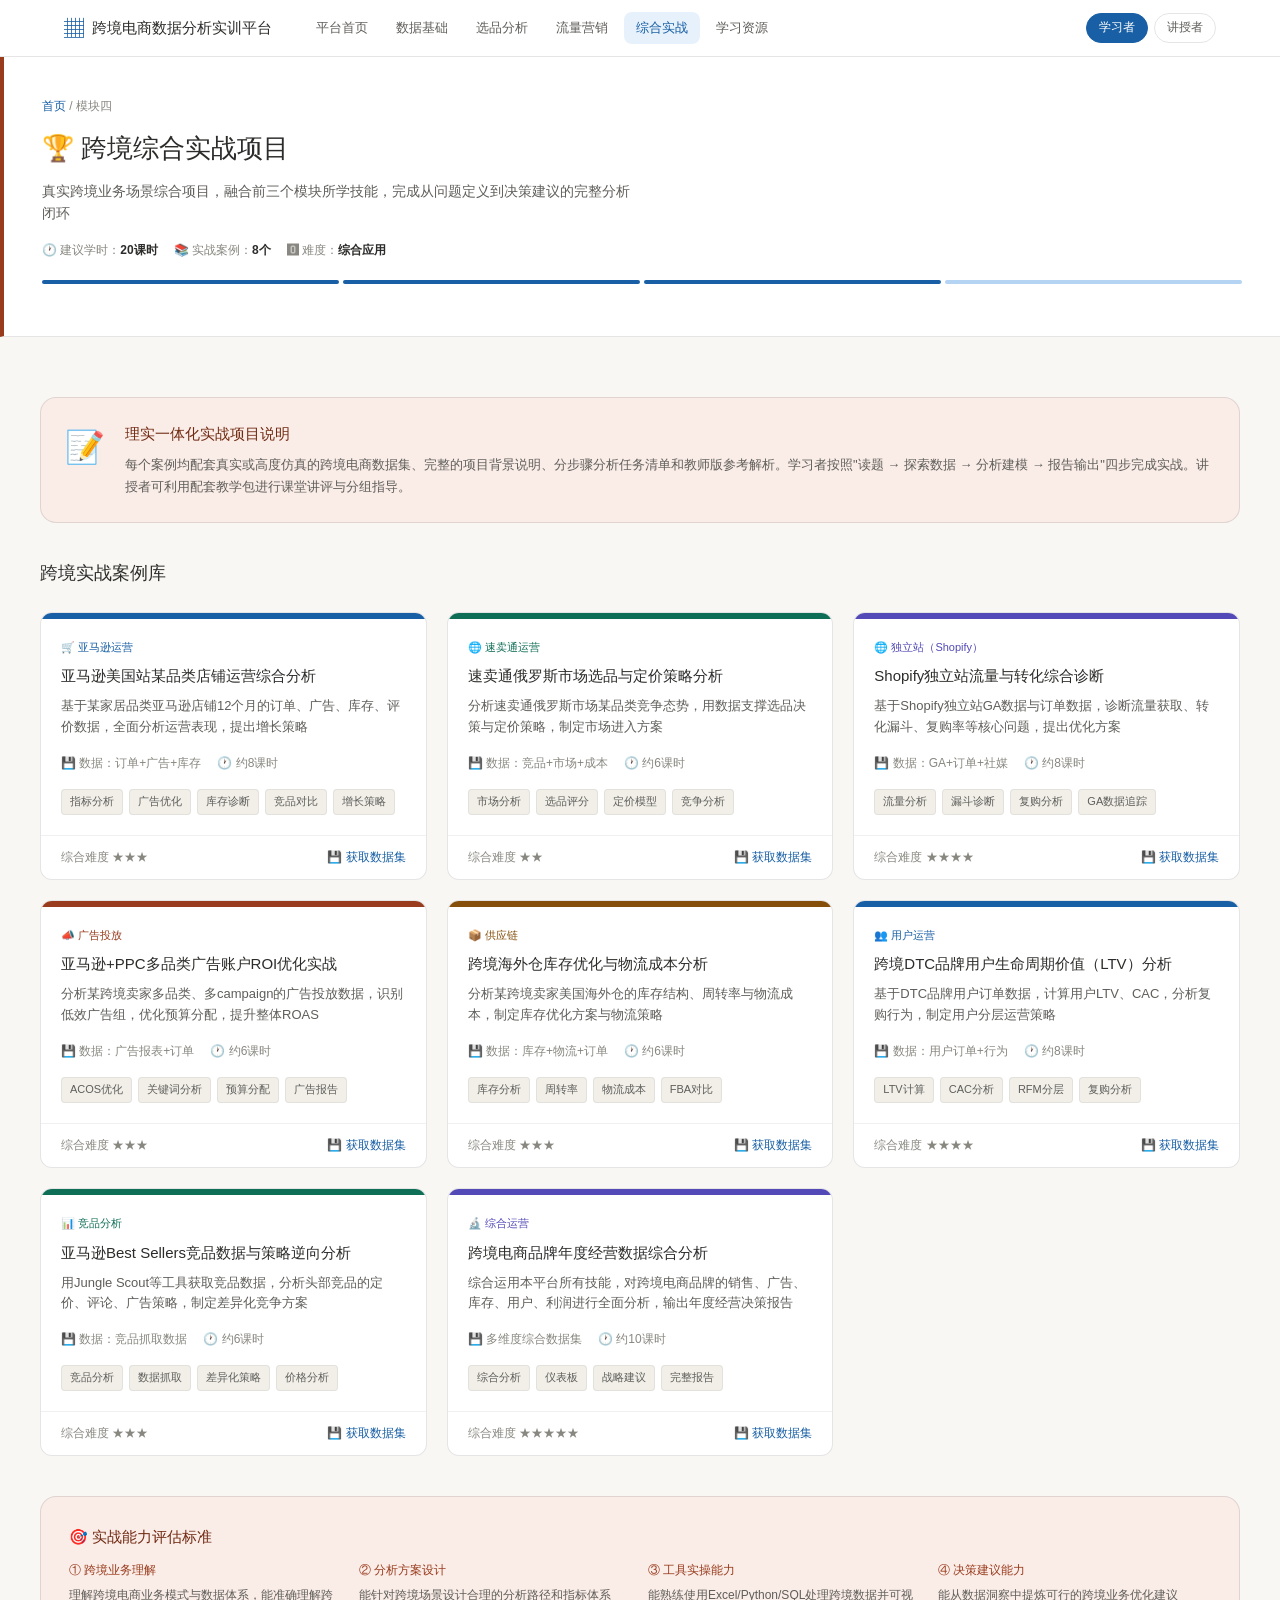
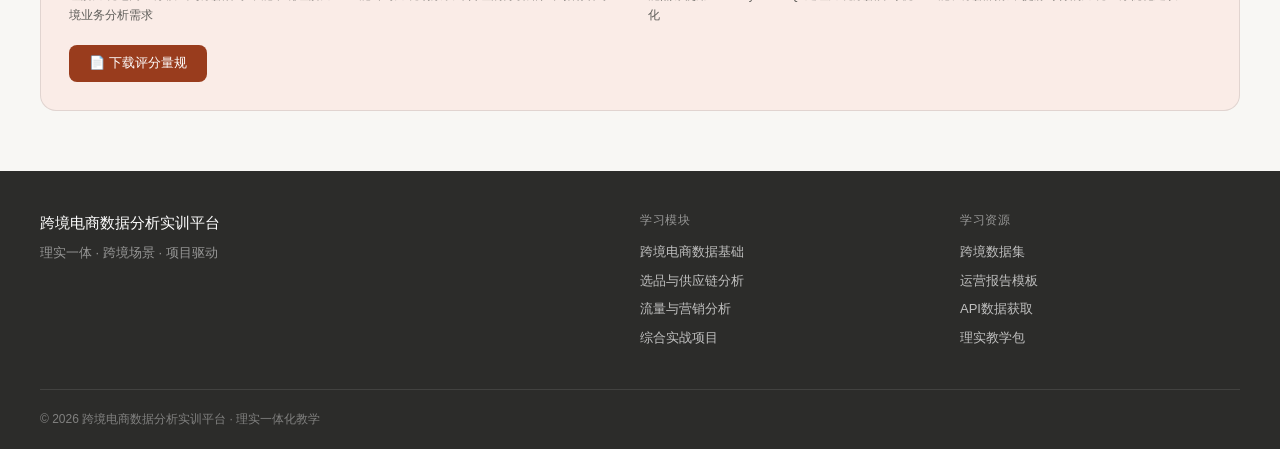
<file: module4.html>
<!DOCTYPE html>
<html lang="zh-CN">
<head>
<meta charset="UTF-8">
<meta name="viewport" content="width=device-width, initial-scale=1.0">
<title>综合实战项目 - 跨境电商数据分析实训平台</title>
<link rel="stylesheet" href="style.css">
</head>
<body>

<header class="site-header">
  <div class="header-inner">
    <div class="logo">
      <span class="logo-icon">&#9638;</span>
      <span class="logo-text">跨境电商数据分析实训平台</span>
    </div>
    <nav class="main-nav">
      <a href="index.html" class="nav-link">平台首页</a>
      <a href="module1.html" class="nav-link">数据基础</a>
      <a href="module2.html" class="nav-link">选品分析</a>
      <a href="module3.html" class="nav-link">流量营销</a>
      <a href="module4.html" class="nav-link active">综合实战</a>
      <a href="resources.html" class="nav-link">学习资源</a>
    </nav>
    <div class="header-actions">
      <span class="role-badge learner active" onclick="switchRole('learner')">学习者</span>
      <span class="role-badge teacher" onclick="switchRole('teacher')">讲授者</span>
    </div>
  </div>
</header>

<div class="page-hero" style="border-left: 4px solid #993C1D;">
  <div class="page-hero-inner">
    <div class="breadcrumb"><a href="index.html">首页</a> / 模块四</div>
    <h1>&#127942; 跨境综合实战项目</h1>
    <p>真实跨境业务场景综合项目，融合前三个模块所学技能，完成从问题定义到决策建议的完整分析闭环</p>
    <div class="page-meta">
      <span>&#128336; 建议学时：<strong>20课时</strong></span>
      <span>&#128218; 实战案例：<strong>8个</strong></span>
      <span>&#127358; 难度：<strong>综合应用</strong></span>
    </div>
    <div class="module-progress">
      <div class="mp-step done"></div>
      <div class="mp-step done"></div>
      <div class="mp-step done"></div>
      <div class="mp-step current"></div>
    </div>
  </div>
</div>

<section class="section">
  <div class="container">

    <!-- 实战说明 -->
    <div style="background:var(--coral-50);border-radius:var(--radius-xl);border:0.5px solid var(--border);padding:24px;margin-bottom:36px;display:flex;gap:20px;align-items:flex-start;">
      <div style="font-size:32px;flex-shrink:0;">&#128221;</div>
      <div>
        <h3 style="font-size:15px;font-weight:500;margin-bottom:8px;color:#712B13;">理实一体化实战项目说明</h3>
        <p style="font-size:13px;color:var(--text-secondary);line-height:1.7;">每个案例均配套真实或高度仿真的跨境电商数据集、完整的项目背景说明、分步骤分析任务清单和教师版参考解析。学习者按照"读题 → 探索数据 → 分析建模 → 报告输出"四步完成实战。讲授者可利用配套教学包进行课堂讲评与分组指导。</p>
      </div>
    </div>

    <!-- 案例卡片 -->
    <h2 style="font-size:18px;font-weight:500;margin-bottom:24px;">跨境实战案例库</h2>
    <div class="case-grid">

      <!-- 案例1 -->
      <div class="case-card" id="amazon">
        <div class="case-banner ecommerce"></div>
        <div class="case-body">
          <div class="case-category ecommerce">&#128722; 亚马逊运营</div>
          <h3>亚马逊美国站某品类店铺运营综合分析</h3>
          <p class="case-desc">基于某家居品类亚马逊店铺12个月的订单、广告、库存、评价数据，全面分析运营表现，提出增长策略</p>
          <div class="case-info">
            <span>&#128190; 数据：订单+广告+库存</span>
            <span>&#128336; 约8课时</span>
          </div>
          <div class="case-skills">
            <span class="skill-tag">指标分析</span>
            <span class="skill-tag">广告优化</span>
            <span class="skill-tag">库存诊断</span>
            <span class="skill-tag">竞品对比</span>
            <span class="skill-tag">增长策略</span>
          </div>
        </div>
        <div class="case-footer">
          <span style="font-size:12px;color:var(--text-muted);">综合难度 ★★★</span>
          <a href="resources.html#datasets">&#128190; 获取数据集</a>
        </div>
      </div>

      <!-- 案例2 -->
      <div class="case-card">
        <div class="case-banner retail"></div>
        <div class="case-body">
          <div class="case-category retail">&#127760; 速卖通运营</div>
          <h3>速卖通俄罗斯市场选品与定价策略分析</h3>
          <p class="case-desc">分析速卖通俄罗斯市场某品类竞争态势，用数据支撑选品决策与定价策略，制定市场进入方案</p>
          <div class="case-info">
            <span>&#128190; 数据：竞品+市场+成本</span>
            <span>&#128336; 约6课时</span>
          </div>
          <div class="case-skills">
            <span class="skill-tag">市场分析</span>
            <span class="skill-tag">选品评分</span>
            <span class="skill-tag">定价模型</span>
            <span class="skill-tag">竞争分析</span>
          </div>
        </div>
        <div class="case-footer">
          <span style="font-size:12px;color:var(--text-muted);">综合难度 ★★</span>
          <a href="resources.html#datasets">&#128190; 获取数据集</a>
        </div>
      </div>

      <!-- 案例3 -->
      <div class="case-card">
        <div class="case-banner finance"></div>
        <div class="case-body">
          <div class="case-category finance">&#127760; 独立站（Shopify）</div>
          <h3>Shopify独立站流量与转化综合诊断</h3>
          <p class="case-desc">基于Shopify独立站GA数据与订单数据，诊断流量获取、转化漏斗、复购率等核心问题，提出优化方案</p>
          <div class="case-info">
            <span>&#128190; 数据：GA+订单+社媒</span>
            <span>&#128336; 约8课时</span>
          </div>
          <div class="case-skills">
            <span class="skill-tag">流量分析</span>
            <span class="skill-tag">漏斗诊断</span>
            <span class="skill-tag">复购分析</span>
            <span class="skill-tag">GA数据追踪</span>
          </div>
        </div>
        <div class="case-footer">
          <span style="font-size:12px;color:var(--text-muted);">综合难度 ★★★★</span>
          <a href="resources.html#datasets">&#128190; 获取数据集</a>
        </div>
      </div>

      <!-- 案例4 -->
      <div class="case-card">
        <div class="case-banner marketing"></div>
        <div class="case-body">
          <div class="case-category marketing">&#128227; 广告投放</div>
          <h3>亚马逊+PPC多品类广告账户ROI优化实战</h3>
          <p class="case-desc">分析某跨境卖家多品类、多campaign的广告投放数据，识别低效广告组，优化预算分配，提升整体ROAS</p>
          <div class="case-info">
            <span>&#128190; 数据：广告报表+订单</span>
            <span>&#128336; 约6课时</span>
          </div>
          <div class="case-skills">
            <span class="skill-tag">ACOS优化</span>
            <span class="skill-tag">关键词分析</span>
            <span class="skill-tag">预算分配</span>
            <span class="skill-tag">广告报告</span>
          </div>
        </div>
        <div class="case-footer">
          <span style="font-size:12px;color:var(--text-muted);">综合难度 ★★★</span>
          <a href="resources.html#datasets">&#128190; 获取数据集</a>
        </div>
      </div>

      <!-- 案例5 -->
      <div class="case-card" id="supply">
        <div class="case-banner supply"></div>
        <div class="case-body">
          <div class="case-category supply">&#128230; 供应链</div>
          <h3>跨境海外仓库存优化与物流成本分析</h3>
          <p class="case-desc">分析某跨境卖家美国海外仓的库存结构、周转率与物流成本，制定库存优化方案与物流策略</p>
          <div class="case-info">
            <span>&#128190; 数据：库存+物流+订单</span>
            <span>&#128336; 约6课时</span>
          </div>
          <div class="case-skills">
            <span class="skill-tag">库存分析</span>
            <span class="skill-tag">周转率</span>
            <span class="skill-tag">物流成本</span>
            <span class="skill-tag">FBA对比</span>
          </div>
        </div>
        <div class="case-footer">
          <span style="font-size:12px;color:var(--text-muted);">综合难度 ★★★</span>
          <a href="resources.html#datasets">&#128190; 获取数据集</a>
        </div>
      </div>

      <!-- 案例6 -->
      <div class="case-card">
        <div class="case-banner ecommerce"></div>
        <div class="case-body">
          <div class="case-category ecommerce">&#128101; 用户运营</div>
          <h3>跨境DTC品牌用户生命周期价值（LTV）分析</h3>
          <p class="case-desc">基于DTC品牌用户订单数据，计算用户LTV、CAC，分析复购行为，制定用户分层运营策略</p>
          <div class="case-info">
            <span>&#128190; 数据：用户订单+行为</span>
            <span>&#128336; 约8课时</span>
          </div>
          <div class="case-skills">
            <span class="skill-tag">LTV计算</span>
            <span class="skill-tag">CAC分析</span>
            <span class="skill-tag">RFM分层</span>
            <span class="skill-tag">复购分析</span>
          </div>
        </div>
        <div class="case-footer">
          <span style="font-size:12px;color:var(--text-muted);">综合难度 ★★★★</span>
          <a href="resources.html#datasets">&#128190; 获取数据集</a>
        </div>
      </div>

      <!-- 案例7 -->
      <div class="case-card">
        <div class="case-banner retail"></div>
        <div class="case-body">
          <div class="case-category retail">&#128202; 竞品分析</div>
          <h3>亚马逊Best Sellers竞品数据与策略逆向分析</h3>
          <p class="case-desc">用Jungle Scout等工具获取竞品数据，分析头部竞品的定价、评论、广告策略，制定差异化竞争方案</p>
          <div class="case-info">
            <span>&#128190; 数据：竞品抓取数据</span>
            <span>&#128336; 约6课时</span>
          </div>
          <div class="case-skills">
            <span class="skill-tag">竞品分析</span>
            <span class="skill-tag">数据抓取</span>
            <span class="skill-tag">差异化策略</span>
            <span class="skill-tag">价格分析</span>
          </div>
        </div>
        <div class="case-footer">
          <span style="font-size:12px;color:var(--text-muted);">综合难度 ★★★</span>
          <a href="resources.html#datasets">&#128190; 获取数据集</a>
        </div>
      </div>

      <!-- 案例8 -->
      <div class="case-card">
        <div class="case-banner finance"></div>
        <div class="case-body">
          <div class="case-category finance">&#128300; 综合运营</div>
          <h3>跨境电商品牌年度经营数据综合分析</h3>
          <p class="case-desc">综合运用本平台所有技能，对跨境电商品牌的销售、广告、库存、用户、利润进行全面分析，输出年度经营决策报告</p>
          <div class="case-info">
            <span>&#128190; 多维度综合数据集</span>
            <span>&#128336; 约10课时</span>
          </div>
          <div class="case-skills">
            <span class="skill-tag">综合分析</span>
            <span class="skill-tag">仪表板</span>
            <span class="skill-tag">战略建议</span>
            <span class="skill-tag">完整报告</span>
          </div>
        </div>
        <div class="case-footer">
          <span style="font-size:12px;color:var(--text-muted);">综合难度 ★★★★★</span>
          <a href="resources.html#datasets">&#128190; 获取数据集</a>
        </div>
      </div>

    </div>

    <!-- 能力评估 -->
    <div style="margin-top:40px;background:var(--coral-50);border-radius:var(--radius-xl);padding:28px;border:0.5px solid var(--border);">
      <h3 style="font-size:15px;font-weight:500;margin-bottom:12px;color:#712B13;">&#127919; 实战能力评估标准</h3>
      <div style="display:grid;grid-template-columns:repeat(auto-fit,minmax(200px,1fr));gap:16px;margin-bottom:20px;">
        <div>
          <div style="font-size:12px;font-weight:500;color:#993C1D;margin-bottom:6px;">&#9312; 跨境业务理解</div>
          <p style="font-size:12px;color:var(--text-secondary);">理解跨境电商业务模式与数据体系，能准确理解跨境业务分析需求</p>
        </div>
        <div>
          <div style="font-size:12px;font-weight:500;color:#993C1D;margin-bottom:6px;">&#9313; 分析方案设计</div>
          <p style="font-size:12px;color:var(--text-secondary);">能针对跨境场景设计合理的分析路径和指标体系</p>
        </div>
        <div>
          <div style="font-size:12px;font-weight:500;color:#993C1D;margin-bottom:6px;">&#9314; 工具实操能力</div>
          <p style="font-size:12px;color:var(--text-secondary);">能熟练使用Excel/Python/SQL处理跨境数据并可视化</p>
        </div>
        <div>
          <div style="font-size:12px;font-weight:500;color:#993C1D;margin-bottom:6px;">&#9315; 决策建议能力</div>
          <p style="font-size:12px;color:var(--text-secondary);">能从数据洞察中提炼可行的跨境业务优化建议</p>
        </div>
      </div>
      <a href="resources.html#teacher" style="font-size:13px;color:var(--white);background:#993C1D;padding:8px 20px;border-radius:8px;display:inline-block;">&#128196; 下载评分量规</a>
    </div>

  </div>
</section>

<footer class="site-footer">
  <div class="container">
    <div class="footer-grid">
      <div>
        <div class="footer-brand">跨境电商数据分析实训平台</div>
        <p class="footer-desc">理实一体 · 跨境场景 · 项目驱动</p>
      </div>
      <div>
        <div class="footer-title">学习模块</div>
        <a href="module1.html">跨境电商数据基础</a>
        <a href="module2.html">选品与供应链分析</a>
        <a href="module3.html">流量与营销分析</a>
        <a href="module4.html">综合实战项目</a>
      </div>
      <div>
        <div class="footer-title">学习资源</div>
        <a href="resources.html#datasets">跨境数据集</a>
        <a href="resources.html#templates">运营报告模板</a>
        <a href="resources.html#tools">API数据获取</a>
        <a href="resources.html#teacher">理实教学包</a>
      </div>
    </div>
    <div class="footer-bottom">© 2026 跨境电商数据分析实训平台 · 理实一体化教学</div>
  </div>
</footer>
<script src="main.js"></script>
</body>
</html>
</file>
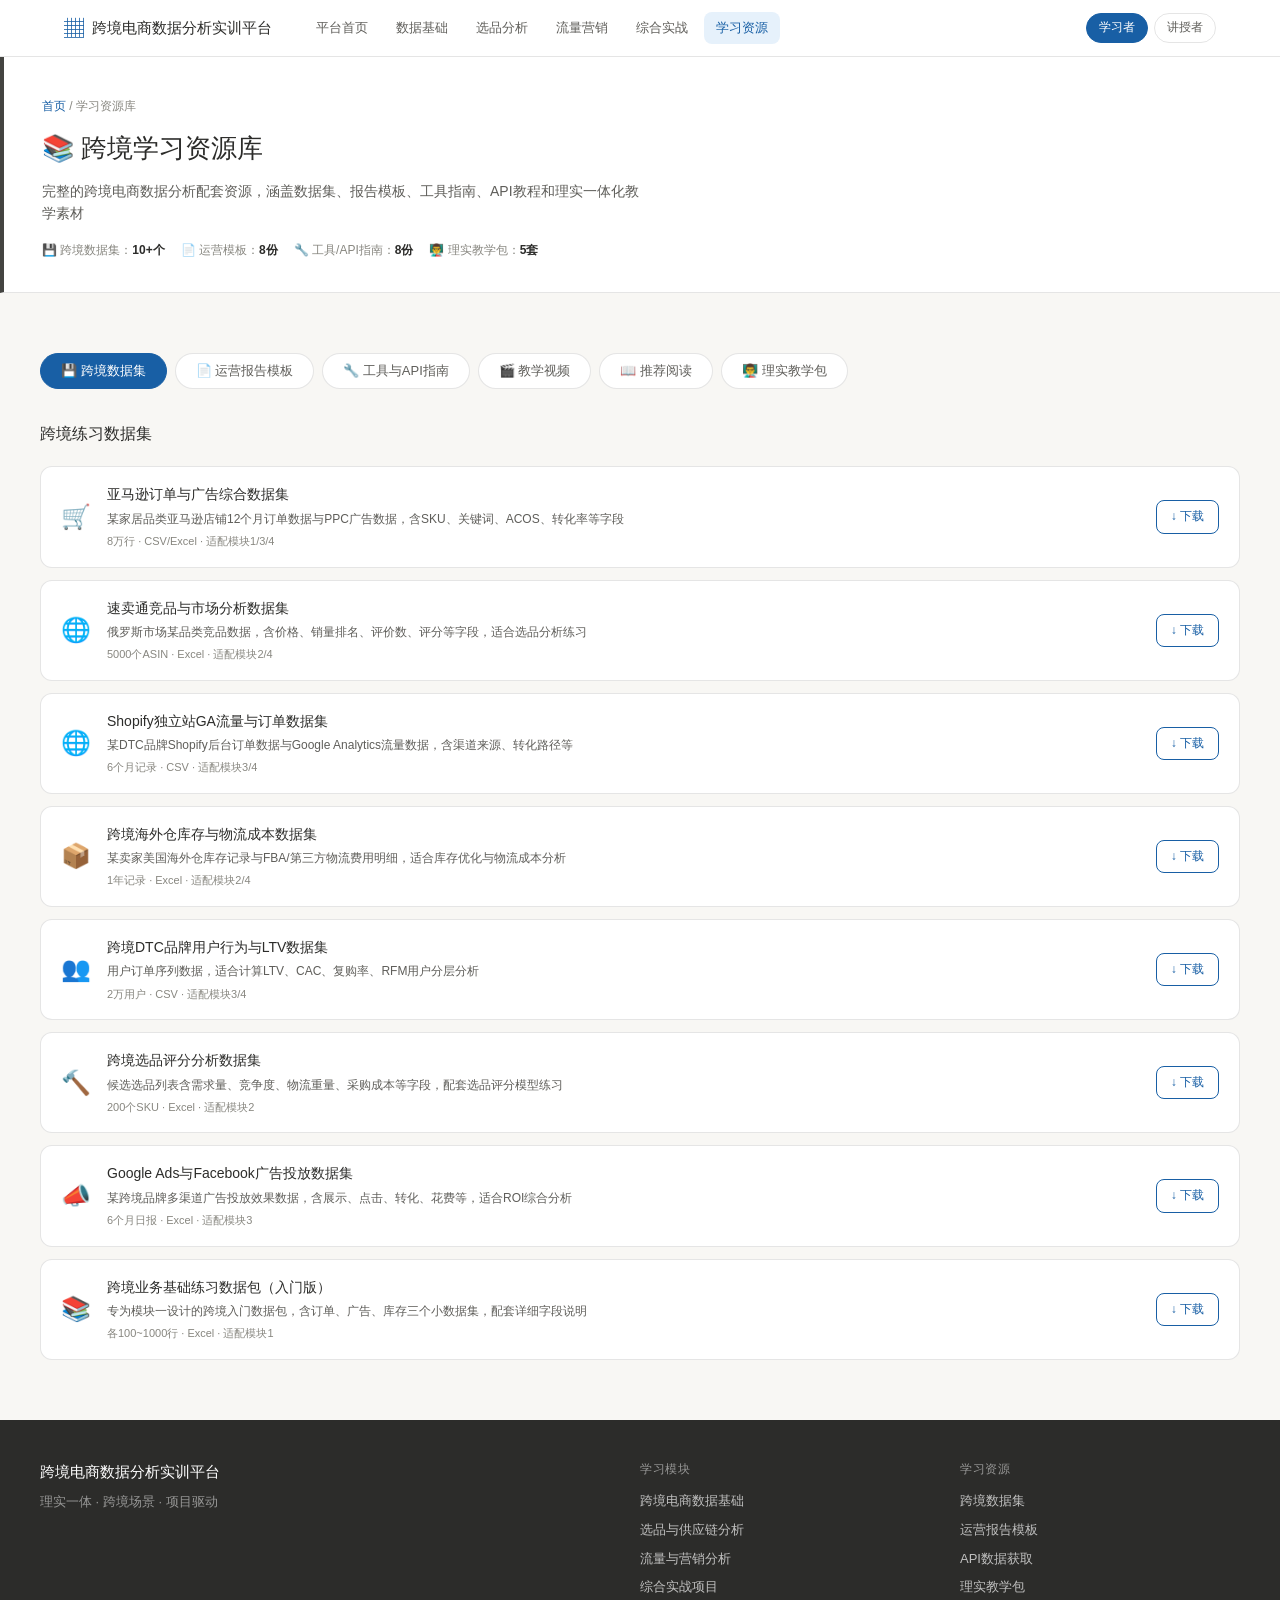
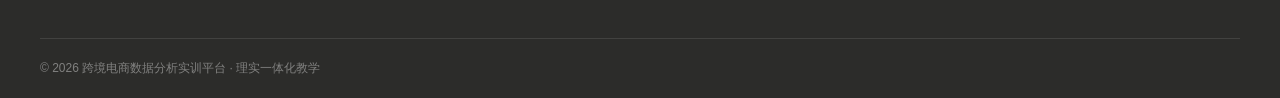
<file: resources.html>
<!DOCTYPE html>
<html lang="zh-CN">
<head>
<meta charset="UTF-8">
<meta name="viewport" content="width=device-width, initial-scale=1.0">
<title>学习资源库 - 跨境电商数据分析实训平台</title>
<link rel="stylesheet" href="style.css">
</head>
<body>

<header class="site-header">
  <div class="header-inner">
    <div class="logo">
      <span class="logo-icon">&#9638;</span>
      <span class="logo-text">跨境电商数据分析实训平台</span>
    </div>
    <nav class="main-nav">
      <a href="index.html" class="nav-link">平台首页</a>
      <a href="module1.html" class="nav-link">数据基础</a>
      <a href="module2.html" class="nav-link">选品分析</a>
      <a href="module3.html" class="nav-link">流量营销</a>
      <a href="module4.html" class="nav-link">综合实战</a>
      <a href="resources.html" class="nav-link active">学习资源</a>
    </nav>
    <div class="header-actions">
      <span class="role-badge learner active" onclick="switchRole('learner')">学习者</span>
      <span class="role-badge teacher" onclick="switchRole('teacher')">讲授者</span>
    </div>
  </div>
</header>

<div class="page-hero" style="border-left: 4px solid #444441;">
  <div class="page-hero-inner">
    <div class="breadcrumb"><a href="index.html">首页</a> / 学习资源库</div>
    <h1>&#128218; 跨境学习资源库</h1>
    <p>完整的跨境电商数据分析配套资源，涵盖数据集、报告模板、工具指南、API教程和理实一体化教学素材</p>
    <div class="page-meta">
      <span>&#128190; 跨境数据集：<strong>10+个</strong></span>
      <span>&#128196; 运营模板：<strong>8份</strong></span>
      <span>&#128295; 工具/API指南：<strong>8份</strong></span>
      <span>&#128104;&#8205;&#127979; 理实教学包：<strong>5套</strong></span>
    </div>
  </div>
</div>

<section class="section">
  <div class="container">

    <!-- 分类标签 -->
    <div class="resource-tabs">
      <button class="rtab" data-tab="datasets" onclick="switchTab('datasets')">&#128190; 跨境数据集</button>
      <button class="rtab" data-tab="templates" onclick="switchTab('templates')">&#128196; 运营报告模板</button>
      <button class="rtab" data-tab="tools" onclick="switchTab('tools')">&#128295; 工具与API指南</button>
      <button class="rtab" data-tab="videos" onclick="switchTab('videos')">&#127916; 教学视频</button>
      <button class="rtab" data-tab="reading" onclick="switchTab('reading')">&#128214; 推荐阅读</button>
      <button class="rtab" data-tab="teacher" onclick="switchTab('teacher')">&#128104;&#8205;&#127979; 理实教学包</button>
    </div>

    <!-- 数据集 -->
    <div class="resource-section" id="datasets">
      <h2 style="font-size:16px;font-weight:500;margin-bottom:20px;">跨境练习数据集</h2>
      <div class="resource-list">
        <div class="resource-item">
          <div class="ri-icon">&#128722;</div>
          <div class="ri-content">
            <h4>亚马逊订单与广告综合数据集</h4>
            <p>某家居品类亚马逊店铺12个月订单数据与PPC广告数据，含SKU、关键词、ACOS、转化率等字段</p>
            <div class="ri-meta">8万行 · CSV/Excel · 适配模块1/3/4</div>
          </div>
          <div class="ri-action"><a href="#">&#8595; 下载</a></div>
        </div>
        <div class="resource-item">
          <div class="ri-icon">&#127760;</div>
          <div class="ri-content">
            <h4>速卖通竞品与市场分析数据集</h4>
            <p>俄罗斯市场某品类竞品数据，含价格、销量排名、评价数、评分等字段，适合选品分析练习</p>
            <div class="ri-meta">5000个ASIN · Excel · 适配模块2/4</div>
          </div>
          <div class="ri-action"><a href="#">&#8595; 下载</a></div>
        </div>
        <div class="resource-item">
          <div class="ri-icon">&#127760;</div>
          <div class="ri-content">
            <h4>Shopify独立站GA流量与订单数据集</h4>
            <p>某DTC品牌Shopify后台订单数据与Google Analytics流量数据，含渠道来源、转化路径等</p>
            <div class="ri-meta">6个月记录 · CSV · 适配模块3/4</div>
          </div>
          <div class="ri-action"><a href="#">&#8595; 下载</a></div>
        </div>
        <div class="resource-item">
          <div class="ri-icon">&#128230;</div>
          <div class="ri-content">
            <h4>跨境海外仓库存与物流成本数据集</h4>
            <p>某卖家美国海外仓库存记录与FBA/第三方物流费用明细，适合库存优化与物流成本分析</p>
            <div class="ri-meta">1年记录 · Excel · 适配模块2/4</div>
          </div>
          <div class="ri-action"><a href="#">&#8595; 下载</a></div>
        </div>
        <div class="resource-item">
          <div class="ri-icon">&#128101;</div>
          <div class="ri-content">
            <h4>跨境DTC品牌用户行为与LTV数据集</h4>
            <p>用户订单序列数据，适合计算LTV、CAC、复购率、RFM用户分层分析</p>
            <div class="ri-meta">2万用户 · CSV · 适配模块3/4</div>
          </div>
          <div class="ri-action"><a href="#">&#8595; 下载</a></div>
        </div>
        <div class="resource-item">
          <div class="ri-icon">&#128296;</div>
          <div class="ri-content">
            <h4>跨境选品评分分析数据集</h4>
            <p>候选选品列表含需求量、竞争度、物流重量、采购成本等字段，配套选品评分模型练习</p>
            <div class="ri-meta">200个SKU · Excel · 适配模块2</div>
          </div>
          <div class="ri-action"><a href="#">&#8595; 下载</a></div>
        </div>
        <div class="resource-item">
          <div class="ri-icon">&#128227;</div>
          <div class="ri-content">
            <h4>Google Ads与Facebook广告投放数据集</h4>
            <p>某跨境品牌多渠道广告投放效果数据，含展示、点击、转化、花费等，适合ROI综合分析</p>
            <div class="ri-meta">6个月日报 · Excel · 适配模块3</div>
          </div>
          <div class="ri-action"><a href="#">&#8595; 下载</a></div>
        </div>
        <div class="resource-item">
          <div class="ri-icon">&#128218;</div>
          <div class="ri-content">
            <h4>跨境业务基础练习数据包（入门版）</h4>
            <p>专为模块一设计的跨境入门数据包，含订单、广告、库存三个小数据集，配套详细字段说明</p>
            <div class="ri-meta">各100~1000行 · Excel · 适配模块1</div>
          </div>
          <div class="ri-action"><a href="#">&#8595; 下载</a></div>
        </div>
      </div>
    </div>

    <!-- 报告模板 -->
    <div class="resource-section" id="templates">
      <h2 style="font-size:16px;font-weight:500;margin-bottom:20px;">跨境运营报告模板</h2>
      <div class="resource-list">
        <div class="resource-item">
          <div class="ri-icon">&#128196;</div>
          <div class="ri-content">
            <h4>亚马逊店铺运营周报/月报PPT模板</h4>
            <p>含销售概览、广告表现、库存预警、竞品动态、下周计划等章节，专业跨境运营报告框架</p>
            <div class="ri-meta">PowerPoint · 可商用字体 · 适配所有模块</div>
          </div>
          <div class="ri-action"><a href="#">&#8595; 下载</a></div>
        </div>
        <div class="resource-item">
          <div class="ri-icon">&#128203;</div>
          <div class="ri-content">
            <h4>跨境选品决策分析报告模板</h4>
            <p>市场分析、竞品分析、利润测算、库存建议、风险分析完整框架，含数据填写指引</p>
            <div class="ri-meta">Word + Excel · 适配模块2</div>
          </div>
          <div class="ri-action"><a href="#">&#8595; 下载</a></div>
        </div>
        <div class="resource-item">
          <div class="ri-icon">&#128202;</div>
          <div class="ri-content">
            <h4>跨境广告效果分析仪表板（Excel）</h4>
            <p>Excel动态仪表板，含PPC核心指标看板、ACOS趋势、关键词表现、广告活动对比</p>
            <div class="ri-meta">Excel宏文件 · 适配模块3</div>
          </div>
          <div class="ri-action"><a href="#">&#8595; 下载</a></div>
        </div>
        <div class="resource-item">
          <div class="ri-icon">&#128300;</div>
          <div class="ri-content">
            <h4>跨境年度经营分析报告模板（完整版）</h4>
            <p>销售/广告/库存/用户/利润五维综合分析，含图表框架和跨境业务填写指引</p>
            <div class="ri-meta">PPT + Word · 50页 · 适配模块4</div>
          </div>
          <div class="ri-action"><a href="#">&#8595; 下载</a></div>
        </div>
        <div class="resource-item">
          <div class="ri-icon">&#9997;</div>
          <div class="ri-content">
            <h4>跨境库存预警与补货建议报告模板</h4>
            <p>库存周转率、库龄分析、安全库存预警、补货建议的标准化报告框架</p>
            <div class="ri-meta">Word + Excel · 适配模块2</div>
          </div>
          <div class="ri-action"><a href="#">&#8595; 下载</a></div>
        </div>
      </div>
    </div>

    <!-- 工具与API指南 -->
    <div class="resource-section" id="tools">
      <h2 style="font-size:16px;font-weight:500;margin-bottom:20px;">跨境工具与API数据获取指南</h2>
      <div class="resource-list">
        <div class="resource-item">
          <div class="ri-icon">&#128722;</div>
          <div class="ri-content">
            <h4>亚马逊SP-API数据获取指南</h4>
            <p>亚马逊 Selling Partner API 申请流程、权限配置、订单/广告数据拉取代码示例（Python）</p>
            <div class="ri-meta">PDF教程 + Python代码 · 含测试账号说明</div>
          </div>
          <div class="ri-action"><a href="#">&#8595; 下载</a></div>
        </div>
        <div class="resource-item">
          <div class="ri-icon">&#127760;</div>
          <div class="ri-content">
            <h4>速卖通API数据获取指南</h4>
            <p>速卖通开放平台账号申请、授权流程、商品/订单/评价数据接口调用示例</p>
            <div class="ri-meta">PDF教程 + Python代码 · 含沙箱测试说明</div>
          </div>
          <div class="ri-action"><a href="#">&#8595; 下载</a></div>
        </div>
        <div class="resource-item">
          <div class="ri-icon">&#127760;</div>
          <div class="ri-content">
            <h4>Shopify Storefront API与订单数据导出</h4>
            <p>Shopify后台数据导出方法，以及用Storefront API获取产品/订单数据的Python实现</p>
            <div class="ri-meta">PDF教程 + Python代码 · 适配模块1/3</div>
          </div>
          <div class="ri-action"><a href="#">&#8595; 下载</a></div>
        </div>
        <div class="resource-item">
          <div class="ri-icon">&#128202;</div>
          <div class="ri-content">
            <h4>Jungle Scout / Helium 10 数据导出与使用指南</h4>
            <p>主流选品工具的数据导出方法，以及如何将导出数据用于选品评分分析</p>
            <div class="ri-meta">PDF图文教程 · 适配模块2</div>
          </div>
          <div class="ri-action"><a href="#">&#8595; 下载</a></div>
        </div>
        <div class="resource-item">
          <div class="ri-icon">&#128187;</div>
          <div class="ri-content">
            <h4>Python + Anaconda 跨境数据分析环境配置</h4>
            <p>Windows/Mac系统安装指南，含pandas/numpy/matplotlib/scikit-learn安装与跨境数据实操</p>
            <div class="ri-meta">PDF图文教程 · 约30分钟完成</div>
          </div>
          <div class="ri-action"><a href="#">&#8595; 下载</a></div>
        </div>
        <div class="resource-item">
          <div class="ri-icon">&#128200;</div>
          <div class="ri-content">
            <h4>Google Analytics 4 跨境电商追踪设置指南</h4>
            <p>GA4电商事件追踪配置（购买、加购、结账），数据导出与跨境场景分析</p>
            <div class="ri-meta">PDF图文教程 · 含增强型电商设置</div>
          </div>
          <div class="ri-action"><a href="#">&#8595; 下载</a></div>
        </div>
        <div class="resource-item">
          <div class="ri-icon">&#128295;</div>
          <div class="ri-content">
            <h4>Tableau跨境数据可视化快速入门</h4>
            <p>用Tableau连接跨境数据，制作销售仪表板、广告效果看板、库存监控看板</p>
            <div class="ri-meta">PDF图文教程 · 含示例数据文件</div>
          </div>
          <div class="ri-action"><a href="#">&#8595; 下载</a></div>
        </div>
        <div class="resource-item">
          <div class="ri-icon">&#128190;</div>
          <div class="ri-content">
            <h4>MySQL跨境数据仓库搭建指南</h4>
            <p>设计跨境电商标准数据表结构（订单表、产品表、广告表、用户表），导入练习数据</p>
            <div class="ri-meta">SQL脚本 + PDF · 含建表语句</div>
          </div>
          <div class="ri-action"><a href="#">&#8595; 下载</a></div>
        </div>
      </div>
    </div>

    <!-- 教学视频 -->
    <div class="resource-section" id="videos">
      <h2 style="font-size:16px;font-weight:500;margin-bottom:16px;">🎬 教学视频资源</h2>
      <div style="background:#f7fafc;border-radius:12px;padding:20px;margin-bottom:20px;font-size:13px;color:#4a5568;line-height:1.8">
        💡 <strong>使用提示：</strong>点击任意视频卡片可跳转至对应平台观看。标注「免费」的视频可直接观看；标注「付费」的为精品课程，部分提供免费试看。讲授者可将相关视频作为课前预习或课堂演示素材。
      </div>
      <div style="display:grid;grid-template-columns:repeat(auto-fill,minmax(320px,1fr));gap:20px;">

        <div style="background:var(--white);border:1px solid var(--border);border-radius:var(--radius-lg);overflow:hidden;">
          <div style="height:160px;background:linear-gradient(135deg,#667eea,#764ba2);display:flex;align-items:center;justify-content:center;color:#fff;font-size:2.5rem;">📊</div>
          <div style="padding:16px;">
            <div style="display:inline-block;background:#fb7299;color:#fff;font-size:0.7rem;padding:2px 8px;border-radius:4px;margin-bottom:8px;">Bilibili</div>
            <div style="font-size:0.9rem;font-weight:600;margin-bottom:6px;line-height:1.5;">跨境电商数据分析全套教程｜从零开始</div>
            <div style="font-size:0.78rem;color:var(--text-muted);margin-bottom:8px;">全套课程 · 约6小时 · 12.3万播放</div>
            <div style="font-size:0.8rem;color:var(--text-secondary);line-height:1.6;margin-bottom:10px;">系统讲解跨境电商数据分析基本概念、核心指标、分析思路和实操方法，适合零基础入门。</div>
            <div style="display:flex;gap:6px;margin-bottom:12px;"><span style="background:#e6fffa;color:#234e52;font-size:0.7rem;padding:2px 8px;border-radius:8px;">免费</span><span style="background:#ebf8ff;color:#2c5282;font-size:0.7rem;padding:2px 8px;border-radius:8px;">中文</span></div>
            <a href="https://search.bilibili.com/all?keyword=跨境电商数据分析全套教程" target="_blank" style="display:block;width:100%;padding:8px;background:var(--blue-600);color:#fff;border:none;border-radius:6px;font-size:0.85rem;text-align:center;text-decoration:none;">观看视频 →</a>
          </div>
        </div>

        <div style="background:var(--white);border:1px solid var(--border);border-radius:var(--radius-lg);overflow:hidden;">
          <div style="height:160px;background:linear-gradient(135deg,#f093fb,#f5576c);display:flex;align-items:center;justify-content:center;color:#fff;font-size:2.5rem;">🔢</div>
          <div style="padding:16px;">
            <div style="display:inline-block;background:#fb7299;color:#fff;font-size:0.7rem;padding:2px 8px;border-radius:4px;margin-bottom:8px;">Bilibili</div>
            <div style="font-size:0.9rem;font-weight:600;margin-bottom:6px;line-height:1.5;">跨境电商核心数据指标详解</div>
            <div style="font-size:0.78rem;color:var(--text-muted);margin-bottom:8px;">单集 · 约45分钟 · 8.7万播放</div>
            <div style="font-size:0.8rem;color:var(--text-secondary);line-height:1.6;margin-bottom:10px;">深入讲解转化率、客单价、ACOS、ROAS等20个跨境电商关键数据指标，每个配实际案例。</div>
            <div style="display:flex;gap:6px;margin-bottom:12px;"><span style="background:#e6fffa;color:#234e52;font-size:0.7rem;padding:2px 8px;border-radius:8px;">免费</span><span style="background:#ebf8ff;color:#2c5282;font-size:0.7rem;padding:2px 8px;border-radius:8px;">中文</span></div>
            <a href="https://search.bilibili.com/all?keyword=跨境电商核心数据指标详解" target="_blank" style="display:block;width:100%;padding:8px;background:var(--blue-600);color:#fff;border:none;border-radius:6px;font-size:0.85rem;text-align:center;text-decoration:none;">观看视频 →</a>
          </div>
        </div>

        <div style="background:var(--white);border:1px solid var(--border);border-radius:var(--radius-lg);overflow:hidden;">
          <div style="height:160px;background:linear-gradient(135deg,#f7971e,#ffd200);display:flex;align-items:center;justify-content:center;color:#fff;font-size:2.5rem;">🔍</div>
          <div style="padding:16px;">
            <div style="display:inline-block;background:#fb7299;color:#fff;font-size:0.7rem;padding:2px 8px;border-radius:4px;margin-bottom:8px;">Bilibili</div>
            <div style="font-size:0.9rem;font-weight:600;margin-bottom:6px;line-height:1.5;">亚马逊选品数据分析实战</div>
            <div style="font-size:0.78rem;color:var(--text-muted);margin-bottom:8px;">全套课程 · 约5小时 · 21.5万播放</div>
            <div style="font-size:0.8rem;color:var(--text-secondary);line-height:1.6;margin-bottom:10px;">深度讲解BSR排名解读、评论情感分析、供需缺口判断、价格趋势分析，配有实操演示。</div>
            <div style="display:flex;gap:6px;margin-bottom:12px;"><span style="background:#fef5e7;color:#c05621;font-size:0.7rem;padding:2px 8px;border-radius:8px;">部分免费</span><span style="background:#ebf8ff;color:#2c5282;font-size:0.7rem;padding:2px 8px;border-radius:8px;">中文</span></div>
            <a href="https://search.bilibili.com/all?keyword=亚马逊选品数据分析实战" target="_blank" style="display:block;width:100%;padding:8px;background:var(--blue-600);color:#fff;border:none;border-radius:6px;font-size:0.85rem;text-align:center;text-decoration:none;">观看视频 →</a>
          </div>
        </div>

        <div style="background:var(--white);border:1px solid var(--border);border-radius:var(--radius-lg);overflow:hidden;">
          <div style="height:160px;background:linear-gradient(135deg,#43e97b,#38f9d7);display:flex;align-items:center;justify-content:center;color:#fff;font-size:2.5rem;">📈</div>
          <div style="padding:16px;">
            <div style="display:inline-block;background:#fb7299;color:#fff;font-size:0.7rem;padding:2px 8px;border-radius:4px;margin-bottom:8px;">Bilibili</div>
            <div style="font-size:0.9rem;font-weight:600;margin-bottom:6px;line-height:1.5;">Excel跨境电商数据分析实战</div>
            <div style="font-size:0.78rem;color:var(--text-muted);margin-bottom:8px;">全套课程 · 约4小时 · 15.1万播放</div>
            <div style="font-size:0.8rem;color:var(--text-secondary);line-height:1.6;margin-bottom:10px;">使用Excel进行跨境电商数据分析的完整实战，涵盖数据透视表、函数、图表、仪表盘搭建。</div>
            <div style="display:flex;gap:6px;margin-bottom:12px;"><span style="background:#e6fffa;color:#234e52;font-size:0.7rem;padding:2px 8px;border-radius:8px;">免费</span><span style="background:#ebf8ff;color:#2c5282;font-size:0.7rem;padding:2px 8px;border-radius:8px;">中文</span></div>
            <a href="https://search.bilibili.com/all?keyword=Excel跨境电商数据分析实战" target="_blank" style="display:block;width:100%;padding:8px;background:var(--blue-600);color:#fff;border:none;border-radius:6px;font-size:0.85rem;text-align:center;text-decoration:none;">观看视频 →</a>
          </div>
        </div>

        <div style="background:var(--white);border:1px solid var(--border);border-radius:var(--radius-lg);overflow:hidden;">
          <div style="height:160px;background:linear-gradient(135deg,#e53e3e,#c53030);display:flex;align-items:center;justify-content:center;color:#fff;font-size:2.5rem;">📢</div>
          <div style="padding:16px;">
            <div style="display:inline-block;background:#fb7299;color:#fff;font-size:0.7rem;padding:2px 8px;border-radius:4px;margin-bottom:8px;">Bilibili</div>
            <div style="font-size:0.9rem;font-weight:600;margin-bottom:6px;line-height:1.5;">亚马逊PPC广告数据分析｜ACOS优化</div>
            <div style="font-size:0.78rem;color:var(--text-muted);margin-bottom:8px;">全套课程 · 约8小时 · 18.9万播放</div>
            <div style="font-size:0.8rem;color:var(--text-secondary);line-height:1.6;margin-bottom:10px;">系统讲解亚马逊SP/SB/SD广告数据分析，关键词挖掘、竞价策略、ACOS优化，含实际案例。</div>
            <div style="display:flex;gap:6px;margin-bottom:12px;"><span style="background:#fef5e7;color:#c05621;font-size:0.7rem;padding:2px 8px;border-radius:8px;">部分免费</span><span style="background:#ebf8ff;color:#2c5282;font-size:0.7rem;padding:2px 8px;border-radius:8px;">中文</span></div>
            <a href="https://search.bilibili.com/all?keyword=亚马逊PPC广告数据分析ACOS优化" target="_blank" style="display:block;width:100%;padding:8px;background:var(--blue-600);color:#fff;border:none;border-radius:6px;font-size:0.85rem;text-align:center;text-decoration:none;">观看视频 →</a>
          </div>
        </div>

        <div style="background:var(--white);border:1px solid var(--border);border-radius:var(--radius-lg);overflow:hidden;">
          <div style="height:160px;background:linear-gradient(135deg,#95e1d3,#fce38a);display:flex;align-items:center;justify-content:center;color:#fff;font-size:2.5rem;">🎯</div>
          <div style="padding:16px;">
            <div style="display:inline-block;background:#fb7299;color:#fff;font-size:0.7rem;padding:2px 8px;border-radius:4px;margin-bottom:8px;">Bilibili</div>
            <div style="font-size:0.9rem;font-weight:600;margin-bottom:6px;line-height:1.5;">GA4跨境电商实战｜独立站流量分析</div>
            <div style="font-size:0.78rem;color:var(--text-muted);margin-bottom:8px;">全套课程 · 约6小时 · 11.8万播放</div>
            <div style="font-size:0.8rem;color:var(--text-secondary);line-height:1.6;margin-bottom:10px;">使用GA4进行跨境电商独立站数据分析，事件跟踪、流量渠道分析、转化漏斗、受众报告。</div>
            <div style="display:flex;gap:6px;margin-bottom:12px;"><span style="background:#fef5e7;color:#c05621;font-size:0.7rem;padding:2px 8px;border-radius:8px;">部分免费</span><span style="background:#ebf8ff;color:#2c5282;font-size:0.7rem;padding:2px 8px;border-radius:8px;">中文</span></div>
            <a href="https://search.bilibili.com/all?keyword=GA4跨境电商独立站流量分析" target="_blank" style="display:block;width:100%;padding:8px;background:var(--blue-600);color:#fff;border:none;border-radius:6px;font-size:0.85rem;text-align:center;text-decoration:none;">观看视频 →</a>
          </div>
        </div>

      </div>
      <div style="text-align:center;margin-top:20px;">
        <a href="videos.html" style="display:inline-block;padding:12px 32px;background:var(--blue-600);color:#fff;border-radius:8px;text-decoration:none;font-size:0.95rem;">查看全部教学视频（共19个）→</a>
      </div>
    </div>

    <!-- 推荐阅读 -->
    <div class="resource-section" id="reading">
      <h2 style="font-size:16px;font-weight:500;margin-bottom:20px;">跨境数据分析推荐阅读</h2>
      <div style="display:grid;grid-template-columns:repeat(auto-fill,minmax(300px,1fr));gap:16px;">
        <div style="background:var(--white);border:0.5px solid var(--border);border-radius:var(--radius-lg);padding:20px;">
          <div style="font-size:11px;font-weight:500;color:var(--blue-600);margin-bottom:8px;">跨境运营</div>
          <h4 style="font-size:14px;font-weight:500;margin-bottom:8px;">《跨境电商运营实战》</h4>
          <p style="font-size:12px;color:var(--text-secondary);">系统讲解亚马逊、速卖通等平台运营方法论，数据分析驱动的运营决策实战指南</p>
          <div style="margin-top:12px;font-size:11px;color:var(--text-muted);">闫敏 · 电子工业出版社</div>
        </div>
        <div style="background:var(--white);border:0.5px solid var(--border);border-radius:var(--radius-lg);padding:20px;">
          <div style="font-size:11px;font-weight:500;color:var(--teal-600);margin-bottom:8px;">数据分析</div>
          <h4 style="font-size:14px;font-weight:500;margin-bottom:8px;">《数据驱动：从方法到实践》</h4>
          <p style="font-size:12px;color:var(--text-secondary);">将数据分析方法论落地到电商业务场景，含大量电商数据分析实战案例</p>
          <div style="margin-top:12px;font-size:11px;color:var(--text-muted);">桑文锋 · 电子工业出版社</div>
        </div>
        <div style="background:var(--white);border:0.5px solid var(--border);border-radius:var(--radius-lg);padding:20px;">
          <div style="font-size:11px;font-weight:500;color:var(--purple-600);margin-bottom:8px;">亚马逊广告</div>
          <h4 style="font-size:14px;font-weight:500;margin-bottom:8px;">《亚马逊PPC广告实战手册》</h4>
          <p style="font-size:12px;color:var(--text-secondary);">深入讲解亚马逊广告数据分析与优化，ACOS降低实战策略，广告报表深度解读</p>
          <div style="margin-top:12px;font-size:11px;color:var(--text-muted);">Michael Begg · 中文译本</div>
        </div>
        <div style="background:var(--white);border:0.5px solid var(--border);border-radius:var(--radius-lg);padding:20px;">
          <div style="font-size:11px;font-weight:500;color:var(--coral-600);margin-bottom:8px;">选品与供应链</div>
          <h4 style="font-size:14px;font-weight:500;margin-bottom:8px;">《跨境电商供应链管理》</h4>
          <p style="font-size:12px;color:var(--text-secondary);">海外仓、物流成本、库存优化、供应链风险管理的系统讲解，数据驱动决策视角</p>
          <div style="margin-top:12px;font-size:11px;color:var(--text-muted);">柴邵炜 · 中国人民大学出版社</div>
        </div>
        <div style="background:var(--white);border:0.5px solid var(--border);border-radius:var(--radius-lg);padding:20px;">
          <div style="font-size:11px;font-weight:500;color:var(--amber-600);margin-bottom:8px;">独立站</div>
          <h4 style="font-size:14px;font-weight:500;margin-bottom:8px;">《Shopify独立站运营与数据分析》</h4>
          <p style="font-size:12px;color:var(--text-secondary);">从建站到数据分析的全流程指南，GA追踪配置、转化优化、用户行为分析的实战讲解</p>
          <div style="margin-top:12px;font-size:11px;color:var(--text-muted);">雨果跨境 · 在线课程配套教材</div>
        </div>
        <div style="background:var(--white);border:0.5px solid var(--border);border-radius:var(--radius-lg);padding:20px;">
          <div style="font-size:11px;font-weight:500;color:var(--blue-600);margin-bottom:8px;">在线资源</div>
          <h4 style="font-size:14px;font-weight:500;margin-bottom:8px;">推荐在线学习资源</h4>
          <p style="font-size:12px;color:var(--text-secondary);">亚马逊广告学院（免费认证）、Google Skillshop（免费）、雨果跨境学院、B站跨境数据分析教程</p>
          <div style="margin-top:12px;font-size:11px;color:var(--text-muted);">多平台 · 部分免费认证</div>
        </div>
      </div>
    </div>

    <!-- 讲授者资源 -->
    <div class="resource-section" id="teacher">
      <h2 style="font-size:16px;font-weight:500;margin-bottom:20px;">理实一体化教学专属资源</h2>
      <div style="background:var(--blue-50);border-radius:var(--radius-lg);padding:20px;margin-bottom:20px;border:0.5px solid var(--border);">
        <p style="font-size:13px;color:var(--text-secondary);">以下资源专为跨境电商数据分析课程讲授者设计，包含完整的理实一体化教学设计文档、讲义、实操任务书、习题答案和评分标准。</p>
      </div>
      <div class="resource-list">
        <div class="resource-item">
          <div class="ri-icon">&#128195;</div>
          <div class="ri-content">
            <h4>模块一：跨境数据基础 理实教学包</h4>
            <p>含教学大纲、PPT讲义(5单元)、课堂实操任务书、跨境电商数据导览练习答案、课后题答案</p>
            <div class="ri-meta">ZIP压缩包 · 含所有教学文件</div>
          </div>
          <div class="ri-action"><a href="#">&#8595; 下载</a></div>
        </div>
        <div class="resource-item">
          <div class="ri-icon">&#128195;</div>
          <div class="ri-content">
            <h4>模块二：选品与供应链分析 理实教学包</h4>
            <p>含教学大纲、PPT讲义(6单元)、选品评分实操任务书、利润测算Excel模板教师版、课堂展示素材</p>
            <div class="ri-meta">ZIP压缩包 · 含所有教学文件</div>
          </div>
          <div class="ri-action"><a href="#">&#8595; 下载</a></div>
        </div>
        <div class="resource-item">
          <div class="ri-icon">&#128214;</div>
          <div class="ri-content">
            <h4>模块二实操教学参考与实训详解（完整版）</h4>
            <p>含6个单元的教学参考（教学目标、核心知识点、常见错误预判、课堂活动设计）+ 4个实操任务的逐步详解（含公式说明、Excel操作、参考答案、评分标准）</p>
            <div class="ri-meta">HTML文档 · 可直接浏览器阅读或打印PDF</div>
          </div>
          <div class="ri-action"><a href="teacher/模块二实操教学参考与详解.html" target="_blank">&#8595; 打开</a></div>
        </div>
        <div class="resource-item">
          <div class="ri-icon">&#128195;</div>
          <div class="ri-content">
            <h4>模块三：流量与营销分析 理实教学包</h4>
            <p>含教学大纲、PPT讲义(5单元)、PPC广告数据分析代码解析、广告优化实操任务书、教师版参考报告</p>
            <div class="ri-meta">ZIP压缩包 · 含所有教学文件</div>
          </div>
          <div class="ri-action"><a href="#">&#8595; 下载</a></div>
        </div>
        <div class="resource-item">
          <div class="ri-icon">&#128195;</div>
          <div class="ri-content">
            <h4>模块四：综合实战 理实教学包（含评分量规）</h4>
            <p>含8个案例的教师版参考解析报告、项目分组指导建议、学生互评表、期末综合考核评分量规</p>
            <div class="ri-meta">ZIP压缩包 · 含评分量规Excel</div>
          </div>
          <div class="ri-action"><a href="#">&#8595; 下载</a></div>
        </div>
        <!-- 新添加：参考答案与详解 -->
        <div class="resource-item">
          <div class="ri-icon">&#128208;</div>
          <div class="ri-content">
            <h4>📘 模块一：跨境数据基础 练习题参考答案与详解</h4>
            <p>含10道单选+5道判断+5道填空+3道简答的完整答案、详细解析、常见错误预判、评分标准</p>
            <div class="ri-meta">HTML文档 · 教师版 · 可直接打印PDF</div>
          </div>
          <div class="ri-action"><a href="teacher/模块一练习题参考答案与详解.html" target="_blank">&#8595; 打开</a></div>
        </div>
        <div class="resource-item">
          <div class="ri-icon">&#128208;</div>
          <div class="ri-content">
            <h4>📘 模块二：选品与供应链 实操参考答案与详解（任务一二）</h4>
            <p>含任务一（选品分析）+ 任务二（竞品价格监控）操作详解、Excel步骤、2份企业级分析报告范例</p>
            <div class="ri-meta">HTML文档 · 含企业决策级报告范例</div>
          </div>
          <div class="ri-action"><a href="teacher/模块二实操参考答案与详解（任务一二）.html" target="_blank">&#8595; 打开</a></div>
        </div>
        <div class="resource-item">
          <div class="ri-icon">&#128208;</div>
          <div class="ri-content">
            <h4>📘 模块二：选品与供应链 实操参考答案与详解（任务三四）</h4>
            <p>含任务三（海外仓库存优化）+ 任务四（蓝海关键词分析）操作详解、2份企业级库存/关键词分析报告范例</p>
            <div class="ri-meta">HTML文档 · 含企业决策级报告范例</div>
          </div>
          <div class="ri-action"><a href="teacher/模块二实操参考答案与详解（任务三四）.html" target="_blank">&#8595; 打开</a></div>
        </div>
        <div class="resource-item">
          <div class="ri-icon">&#128208;</div>
          <div class="ri-content">
            <h4>📘 模块三：流量与营销分析 练习题参考答案与详解</h4>
            <p>含10道单选+2道案例分析+2道实操题完整答案、GA4/Excel操作步骤、评分标准</p>
            <div class="ri-meta">HTML文档 · 教师版 · 可直接打印PDF</div>
          </div>
          <div class="ri-action"><a href="teacher/模块三练习题参考答案与详解.html" target="_blank">&#8595; 打开</a></div>
        </div>
        <div class="resource-item">
          <div class="ri-icon">&#128208;</div>
          <div class="ri-content">
            <h4>📘 模块四：综合实战 参考答案与企业级数据分析报告</h4>
            <p>含案例A（亚马逊新品上市）+ 案例B（Shopify流量诊断）+ 案例C（多平台布局）3份完整企业级决策报告范例、综合评分量规</p>
            <div class="ri-meta">HTML文档 · 学生报告撰写规范参考</div>
          </div>
          <div class="ri-action"><a href="teacher/模块四综合实战参考答案与报告.html" target="_blank">&#8595; 打开</a></div>
        </div>
        <!-- 原有内容继续 -->
        <div class="resource-item">
          <div class="ri-icon">&#128206;</div>
          <div class="ri-content">
            <h4>完整理实一体化课程大纲（52课时版）</h4>
            <p>可用于学期课程的完整教学大纲，含理论课时/实操课时分配、教学目标、考核方式、理实一体化教学设计说明</p>
            <div class="ri-meta">Word文档 · 含课程设计说明</div>
          </div>
          <div class="ri-action"><a href="#">&#8595; 下载</a></div>
        </div>
        <div class="resource-item">
          <div class="ri-icon">&#128221;</div>
          <div class="ri-content">
            <h4>期末综合实战考核试题库（跨境场景）</h4>
            <p>含客观题、案例分析题、实操题三类题型，共120题，全部基于跨境真实业务场景，含参考答案</p>
            <div class="ri-meta">Word文档 · 保密使用</div>
          </div>
          <div class="ri-action"><a href="#">&#8595; 下载</a></div>
        </div>
      </div>
    </div>

  </div>
</section>

<footer class="site-footer">
  <div class="container">
    <div class="footer-grid">
      <div>
        <div class="footer-brand">跨境电商数据分析实训平台</div>
        <p class="footer-desc">理实一体 · 跨境场景 · 项目驱动</p>
      </div>
      <div>
        <div class="footer-title">学习模块</div>
        <a href="module1.html">跨境电商数据基础</a>
        <a href="module2.html">选品与供应链分析</a>
        <a href="module3.html">流量与营销分析</a>
        <a href="module4.html">综合实战项目</a>
      </div>
      <div>
        <div class="footer-title">学习资源</div>
        <a href="resources.html#datasets">跨境数据集</a>
        <a href="resources.html#templates">运营报告模板</a>
        <a href="resources.html#tools">API数据获取</a>
        <a href="resources.html#teacher">理实教学包</a>
      </div>
    </div>
    <div class="footer-bottom">© 2026 跨境电商数据分析实训平台 · 理实一体化教学</div>
  </div>
</footer>
<script src="main.js"></script>
</body>
</html>
</file>
<file: style.css>
/* ===== 全局重置与基础 ===== */
*, *::before, *::after { box-sizing: border-box; margin: 0; padding: 0; }

:root {
  --blue-50: #E6F1FB; --blue-100: #B5D4F4; --blue-600: #185FA5; --blue-800: #0C447C;
  --teal-50: #E1F5EE; --teal-600: #0F6E56; --teal-800: #085041;
  --purple-50: #EEEDFE; --purple-600: #534AB7; --purple-800: #3C3489;
  --coral-50: #FAECE7; --coral-600: #993C1D; --coral-800: #712B13;
  --amber-50: #FAEEDA; --amber-600: #854F0B;
  --gray-50: #F1EFE8; --gray-100: #D3D1C7; --gray-600: #5F5E5A; --gray-800: #444441;
  --white: #ffffff;
  --text-primary: #2C2C2A;
  --text-secondary: #5F5E5A;
  --text-muted: #888780;
  --border: rgba(44,44,42,0.12);
  --border-light: rgba(44,44,42,0.07);
  --radius-md: 8px;
  --radius-lg: 12px;
  --radius-xl: 16px;
}

body {
  font-family: -apple-system, BlinkMacSystemFont, "PingFang SC", "Microsoft YaHei", sans-serif;
  font-size: 14px; color: var(--text-primary);
  background: #F8F7F4; line-height: 1.6;
}
a { text-decoration: none; color: inherit; }

/* ===== 顶部导航 ===== */
.site-header {
  background: var(--white);
  border-bottom: 0.5px solid var(--border);
  position: sticky; top: 0; z-index: 100;
}
.header-inner {
  max-width: 1200px; margin: 0 auto;
  padding: 0 24px;
  display: flex; align-items: center; gap: 32px; height: 56px;
}
.logo { display: flex; align-items: center; gap: 8px; flex-shrink: 0; }
.logo-icon { font-size: 20px; color: var(--blue-600); }
.logo-text { font-size: 15px; font-weight: 500; color: var(--text-primary); }
.main-nav { display: flex; gap: 4px; flex: 1; }
.nav-link {
  padding: 6px 12px; border-radius: var(--radius-md);
  font-size: 13px; color: var(--text-secondary);
  transition: background 0.15s, color 0.15s;
}
.nav-link:hover, .nav-link.active {
  background: var(--blue-50); color: var(--blue-600);
}
.header-actions { display: flex; gap: 6px; }
.role-badge {
  padding: 4px 12px; border-radius: 20px;
  font-size: 12px; cursor: pointer;
  border: 0.5px solid var(--border);
  color: var(--text-secondary);
  transition: all 0.15s;
}
.role-badge.active { background: var(--blue-600); color: #fff; border-color: var(--blue-600); }

/* ===== 英雄区 ===== */
.hero {
  background: var(--white);
  border-bottom: 0.5px solid var(--border);
  padding: 64px 24px 48px;
}
.hero-content { max-width: 1200px; margin: 0 auto; }
.hero-tag {
  display: inline-block;
  background: var(--blue-50); color: var(--blue-600);
  font-size: 12px; padding: 4px 12px; border-radius: 20px;
  margin-bottom: 20px;
}
.hero-title {
  font-size: 36px; font-weight: 500; line-height: 1.3;
  color: var(--text-primary); margin-bottom: 16px;
}
.hero-sub { font-size: 14px; color: var(--text-secondary); line-height: 1.8; margin-bottom: 32px; }
.hero-btns { display: flex; gap: 12px; margin-bottom: 48px; }
.btn-primary {
  background: var(--blue-600); color: #fff;
  padding: 10px 28px; border-radius: var(--radius-md);
  font-size: 14px; font-weight: 500;
  transition: background 0.15s;
}
.btn-primary:hover { background: var(--blue-800); }
.btn-outline {
  border: 0.5px solid var(--border); color: var(--text-primary);
  padding: 10px 28px; border-radius: var(--radius-md);
  font-size: 14px;
  transition: border-color 0.15s, color 0.15s;
}
.btn-outline:hover { border-color: var(--blue-600); color: var(--blue-600); }
.hero-stats { display: flex; gap: 24px; flex-wrap: wrap; }
.stat-card {
  background: var(--gray-50); border-radius: var(--radius-lg);
  padding: 16px 28px; min-width: 100px;
}
.stat-num { font-size: 28px; font-weight: 500; color: var(--blue-600); }
.stat-label { font-size: 12px; color: var(--text-secondary); margin-top: 2px; }

/* ===== 通用区块 ===== */
.section { padding: 60px 24px; }
.section-gray { background: var(--gray-50); }
.container { max-width: 1200px; margin: 0 auto; }
.section-header { text-align: center; margin-bottom: 40px; }
.section-header h2 { font-size: 22px; font-weight: 500; margin-bottom: 8px; }
.section-header p { font-size: 14px; color: var(--text-secondary); }

/* ===== 学习路径 ===== */
.path-flow {
  display: flex; align-items: stretch; gap: 8px; flex-wrap: wrap;
}
.path-card {
  flex: 1; min-width: 200px;
  border-radius: var(--radius-xl); padding: 28px 24px;
  border: 0.5px solid var(--border);
  transition: transform 0.15s;
  display: block;
}
.path-card:hover { transform: translateY(-3px); }
.path-blue { background: var(--blue-50); }
.path-teal { background: var(--teal-50); }
.path-purple { background: var(--purple-50); }
.path-coral { background: var(--coral-50); }
.path-num {
  font-size: 11px; font-weight: 500;
  color: var(--text-muted); margin-bottom: 12px;
}
.path-icon { font-size: 28px; margin-bottom: 12px; }
.path-card h3 { font-size: 15px; font-weight: 500; margin-bottom: 8px; }
.path-blue h3 { color: var(--blue-800); }
.path-teal h3 { color: var(--teal-800); }
.path-purple h3 { color: var(--purple-800); }
.path-coral h3 { color: var(--coral-800); }
.path-card p { font-size: 13px; color: var(--text-secondary); line-height: 1.6; margin-bottom: 16px; }
.path-tags { display: flex; gap: 6px; flex-wrap: wrap; margin-bottom: 16px; }
.path-tags span {
  font-size: 11px; padding: 2px 8px; border-radius: 10px;
  background: rgba(255,255,255,0.7); color: var(--text-secondary);
  border: 0.5px solid var(--border-light);
}
.path-meta { font-size: 11px; color: var(--text-muted); }
.path-arrow { font-size: 20px; color: var(--text-muted); align-self: center; flex-shrink: 0; padding: 0 4px; }

/* ===== 特色卡片 ===== */
.feature-grid { display: grid; grid-template-columns: repeat(auto-fit, minmax(240px, 1fr)); gap: 20px; }
.feature-card {
  background: var(--white); border-radius: var(--radius-lg);
  border: 0.5px solid var(--border); padding: 24px;
}
.feature-icon { font-size: 28px; margin-bottom: 12px; }
.feat-blue { color: var(--blue-600); }
.feat-teal { color: var(--teal-600); }
.feat-purple { color: var(--purple-600); }
.feat-amber { color: var(--amber-600); }
.feature-card h3 { font-size: 14px; font-weight: 500; margin-bottom: 8px; }
.feature-card p { font-size: 13px; color: var(--text-secondary); }

/* ===== 受众卡片 ===== */
.audience-grid { display: grid; grid-template-columns: repeat(auto-fit, minmax(220px, 1fr)); gap: 20px; }
.audience-card {
  background: var(--gray-50); border-radius: var(--radius-lg);
  border: 0.5px solid var(--border); padding: 24px; text-align: center;
}
.audience-icon { font-size: 36px; margin-bottom: 12px; }
.audience-card h3 { font-size: 14px; font-weight: 500; margin-bottom: 8px; }
.audience-card p { font-size: 13px; color: var(--text-secondary); }

/* ===== 快速入口 ===== */
.quick-grid { display: grid; grid-template-columns: repeat(auto-fill, minmax(160px, 1fr)); gap: 12px; }
.quick-card {
  background: var(--white); border-radius: var(--radius-lg);
  border: 0.5px solid var(--border); padding: 20px 16px;
  display: flex; flex-direction: column; align-items: center; gap: 10px;
  font-size: 13px; color: var(--text-primary);
  transition: border-color 0.15s, background 0.15s;
}
.quick-card:hover { border-color: var(--blue-600); background: var(--blue-50); color: var(--blue-600); }
.qc-icon { font-size: 24px; }

/* ===== 页脚 ===== */
.site-footer {
  background: var(--text-primary); color: rgba(255,255,255,0.8);
  padding: 40px 24px 20px;
}
.footer-grid { max-width: 1200px; margin: 0 auto; display: grid; grid-template-columns: 2fr 1fr 1fr; gap: 40px; margin-bottom: 32px; }
.footer-brand { font-size: 15px; font-weight: 500; color: #fff; margin-bottom: 8px; }
.footer-desc { font-size: 13px; color: rgba(255,255,255,0.5); }
.footer-title { font-size: 12px; font-weight: 500; color: rgba(255,255,255,0.5); margin-bottom: 12px; text-transform: uppercase; letter-spacing: 0.05em; }
.site-footer a { display: block; font-size: 13px; color: rgba(255,255,255,0.7); margin-bottom: 8px; }
.site-footer a:hover { color: #fff; }
.footer-bottom { max-width: 1200px; margin: 0 auto; padding-top: 20px; border-top: 0.5px solid rgba(255,255,255,0.1); font-size: 12px; color: rgba(255,255,255,0.4); }

/* ===== 模块页通用 ===== */
.page-hero {
  background: var(--white); border-bottom: 0.5px solid var(--border);
  padding: 40px 24px 32px;
}
.page-hero-inner { max-width: 1200px; margin: 0 auto; }
.breadcrumb { font-size: 12px; color: var(--text-muted); margin-bottom: 12px; }
.breadcrumb a { color: var(--blue-600); }
.page-hero h1 { font-size: 26px; font-weight: 500; margin-bottom: 10px; }
.page-hero p { font-size: 14px; color: var(--text-secondary); max-width: 600px; }
.page-meta { display: flex; gap: 16px; margin-top: 16px; flex-wrap: wrap; }
.page-meta span { font-size: 12px; color: var(--text-muted); }
.page-meta strong { color: var(--text-primary); }

/* ===== 课程单元卡片 ===== */
.units-grid { display: grid; grid-template-columns: repeat(auto-fill, minmax(340px, 1fr)); gap: 20px; }
.unit-card {
  background: var(--white); border-radius: var(--radius-lg);
  border: 0.5px solid var(--border); overflow: hidden;
}
.unit-header { padding: 20px 20px 0; }
.unit-num { font-size: 11px; color: var(--text-muted); margin-bottom: 6px; }
.unit-card h3 { font-size: 15px; font-weight: 500; margin-bottom: 8px; }
.unit-card p { font-size: 13px; color: var(--text-secondary); line-height: 1.6; }
.unit-objectives { padding: 16px 20px 0; }
.unit-objectives h4 { font-size: 12px; font-weight: 500; color: var(--text-muted); margin-bottom: 8px; }
.obj-list { list-style: none; }
.obj-list li { font-size: 13px; color: var(--text-secondary); padding: 3px 0; padding-left: 14px; position: relative; }
.obj-list li::before { content: "·"; position: absolute; left: 0; color: var(--blue-600); }
.unit-resources { padding: 16px 20px; display: flex; flex-wrap: wrap; gap: 6px; border-top: 0.5px solid var(--border-light); margin-top: 16px; }
.res-tag {
  font-size: 11px; padding: 3px 10px; border-radius: 10px;
  border: 0.5px solid var(--border);
}
.res-tag.video { background: #FEF3C7; color: #92400E; }
.res-tag.doc { background: var(--blue-50); color: var(--blue-600); }
.res-tag.data { background: var(--teal-50); color: var(--teal-600); }
.res-tag.code { background: var(--purple-50); color: var(--purple-600); }
.res-tag.exercise { background: var(--coral-50); color: var(--coral-600); }

/* ===== 知识地图 ===== */
.knowledge-map {
  background: var(--white); border-radius: var(--radius-xl);
  border: 0.5px solid var(--border); padding: 32px; margin-bottom: 32px;
}
.km-title { font-size: 15px; font-weight: 500; margin-bottom: 20px; }
.km-grid { display: grid; grid-template-columns: repeat(3, 1fr); gap: 16px; }
.km-item {
  background: var(--gray-50); border-radius: var(--radius-md);
  padding: 16px; border: 0.5px solid var(--border-light);
}
.km-item h4 { font-size: 13px; font-weight: 500; margin-bottom: 6px; }
.km-item p { font-size: 12px; color: var(--text-muted); }

/* ===== 方法卡片 ===== */
.method-section { margin-bottom: 40px; }
.method-section h2 { font-size: 18px; font-weight: 500; margin-bottom: 20px; padding-bottom: 12px; border-bottom: 0.5px solid var(--border); }
.method-grid { display: grid; grid-template-columns: repeat(auto-fill, minmax(260px, 1fr)); gap: 16px; }
.method-card {
  background: var(--white); border-radius: var(--radius-lg);
  border: 0.5px solid var(--border); padding: 20px;
}
.method-step {
  width: 28px; height: 28px; border-radius: 50%;
  background: var(--blue-50); color: var(--blue-600);
  font-size: 13px; font-weight: 500;
  display: flex; align-items: center; justify-content: center;
  margin-bottom: 12px;
}
.method-card h3 { font-size: 14px; font-weight: 500; margin-bottom: 8px; }
.method-card p { font-size: 13px; color: var(--text-secondary); line-height: 1.6; }
.method-tools { margin-top: 12px; display: flex; gap: 6px; flex-wrap: wrap; }
.tool-tag { font-size: 11px; padding: 2px 8px; border-radius: 4px; background: var(--gray-50); color: var(--text-muted); border: 0.5px solid var(--border-light); }

/* ===== 案例卡片 ===== */
.case-grid { display: grid; grid-template-columns: repeat(auto-fill, minmax(320px, 1fr)); gap: 20px; }
.case-card {
  background: var(--white); border-radius: var(--radius-lg);
  border: 0.5px solid var(--border); overflow: hidden;
}
.case-banner { height: 6px; }
.case-banner.ecommerce { background: var(--blue-600); }
.case-banner.retail { background: var(--teal-600); }
.case-banner.finance { background: var(--purple-600); }
.case-banner.marketing { background: var(--coral-600); }
.case-banner.supply { background: var(--amber-600); }
.case-body { padding: 20px; }
.case-category { font-size: 11px; font-weight: 500; margin-bottom: 8px; }
.case-category.ecommerce { color: var(--blue-600); }
.case-category.retail { color: var(--teal-600); }
.case-category.finance { color: var(--purple-600); }
.case-category.marketing { color: var(--coral-600); }
.case-category.supply { color: var(--amber-600); }
.case-card h3 { font-size: 15px; font-weight: 500; margin-bottom: 8px; }
.case-desc { font-size: 13px; color: var(--text-secondary); margin-bottom: 16px; line-height: 1.6; }
.case-info { display: flex; gap: 16px; margin-bottom: 16px; }
.case-info span { font-size: 12px; color: var(--text-muted); }
.case-skills { display: flex; gap: 6px; flex-wrap: wrap; }
.skill-tag { font-size: 11px; padding: 3px 8px; border-radius: 4px; background: var(--gray-50); color: var(--text-secondary); border: 0.5px solid var(--border-light); }
.case-footer { padding: 12px 20px; border-top: 0.5px solid var(--border-light); display: flex; justify-content: space-between; align-items: center; }
.case-footer a { font-size: 12px; color: var(--blue-600); }

/* ===== 资源库页 ===== */
.resource-tabs { display: flex; gap: 8px; margin-bottom: 32px; flex-wrap: wrap; }
.rtab {
  padding: 8px 20px; border-radius: 20px;
  font-size: 13px; cursor: pointer;
  border: 0.5px solid var(--border);
  color: var(--text-secondary); background: var(--white);
  transition: all 0.15s;
}
.rtab.active { background: var(--blue-600); color: #fff; border-color: var(--blue-600); }
.resource-section { display: none; }
.resource-section.active { display: block; }

.resource-list { display: flex; flex-direction: column; gap: 12px; }
.resource-item {
  background: var(--white); border-radius: var(--radius-lg);
  border: 0.5px solid var(--border); padding: 16px 20px;
  display: flex; align-items: center; gap: 16px;
}
.ri-icon { font-size: 24px; flex-shrink: 0; }
.ri-content { flex: 1; }
.ri-content h4 { font-size: 14px; font-weight: 500; margin-bottom: 4px; }
.ri-content p { font-size: 12px; color: var(--text-secondary); }
.ri-meta { font-size: 11px; color: var(--text-muted); margin-top: 4px; }
.ri-action { flex-shrink: 0; }
.ri-action a {
  font-size: 12px; color: var(--blue-600);
  padding: 6px 14px; border: 0.5px solid var(--blue-600);
  border-radius: var(--radius-md); display: block;
  transition: background 0.15s, color 0.15s;
}
.ri-action a:hover { background: var(--blue-600); color: #fff; }

/* ===== 进度指示 ===== */
.module-progress { display: flex; gap: 4px; margin: 20px 0; }
.mp-step {
  flex: 1; height: 4px; border-radius: 2px;
  background: var(--border);
}
.mp-step.done { background: var(--blue-600); }
.mp-step.current { background: var(--blue-100); }

/* ===== 响应式 ===== */
@media (max-width: 768px) {
  .main-nav { display: none; }
  .hero-title { font-size: 26px; }
  .path-flow { flex-direction: column; }
  .path-arrow { transform: rotate(90deg); align-self: center; }
  .footer-grid { grid-template-columns: 1fr; gap: 24px; }
  .km-grid { grid-template-columns: 1fr; }
  .hero-stats { gap: 12px; }
  .stat-card { padding: 12px 20px; }
}
</file>
